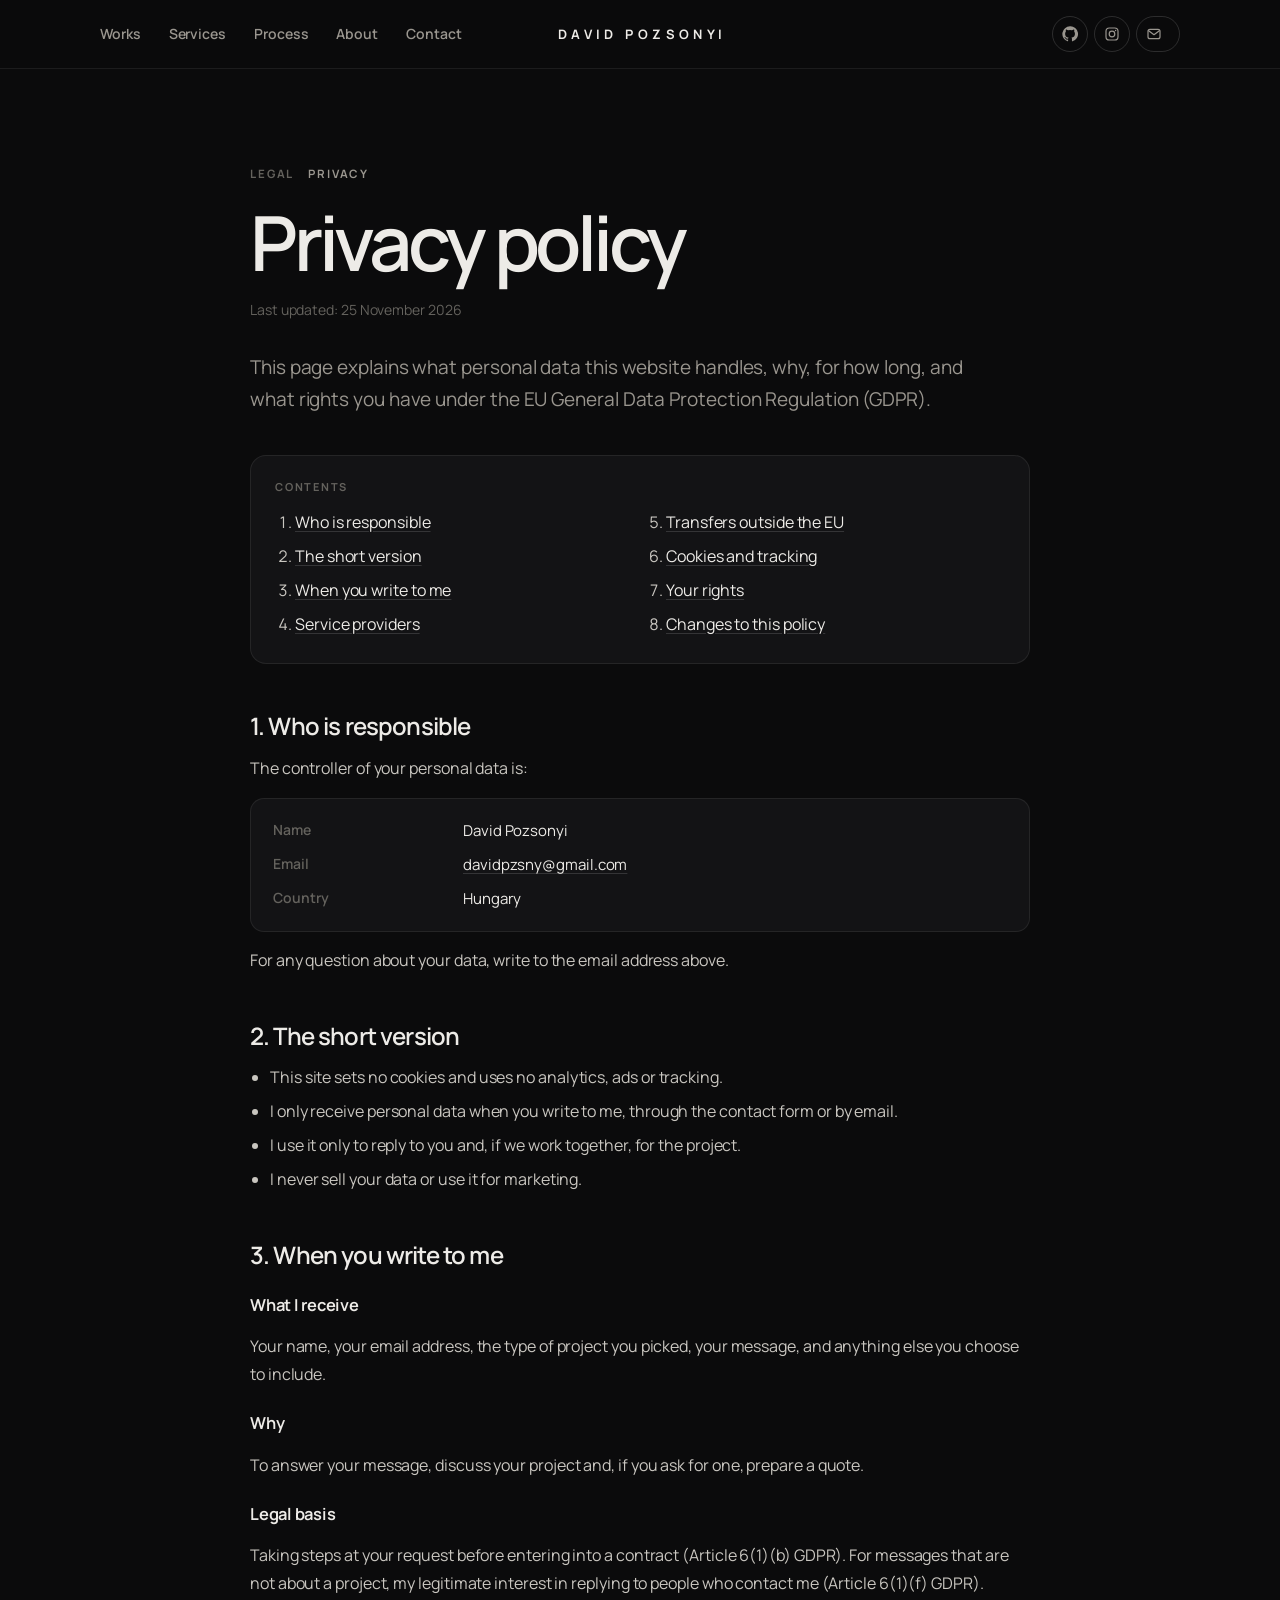
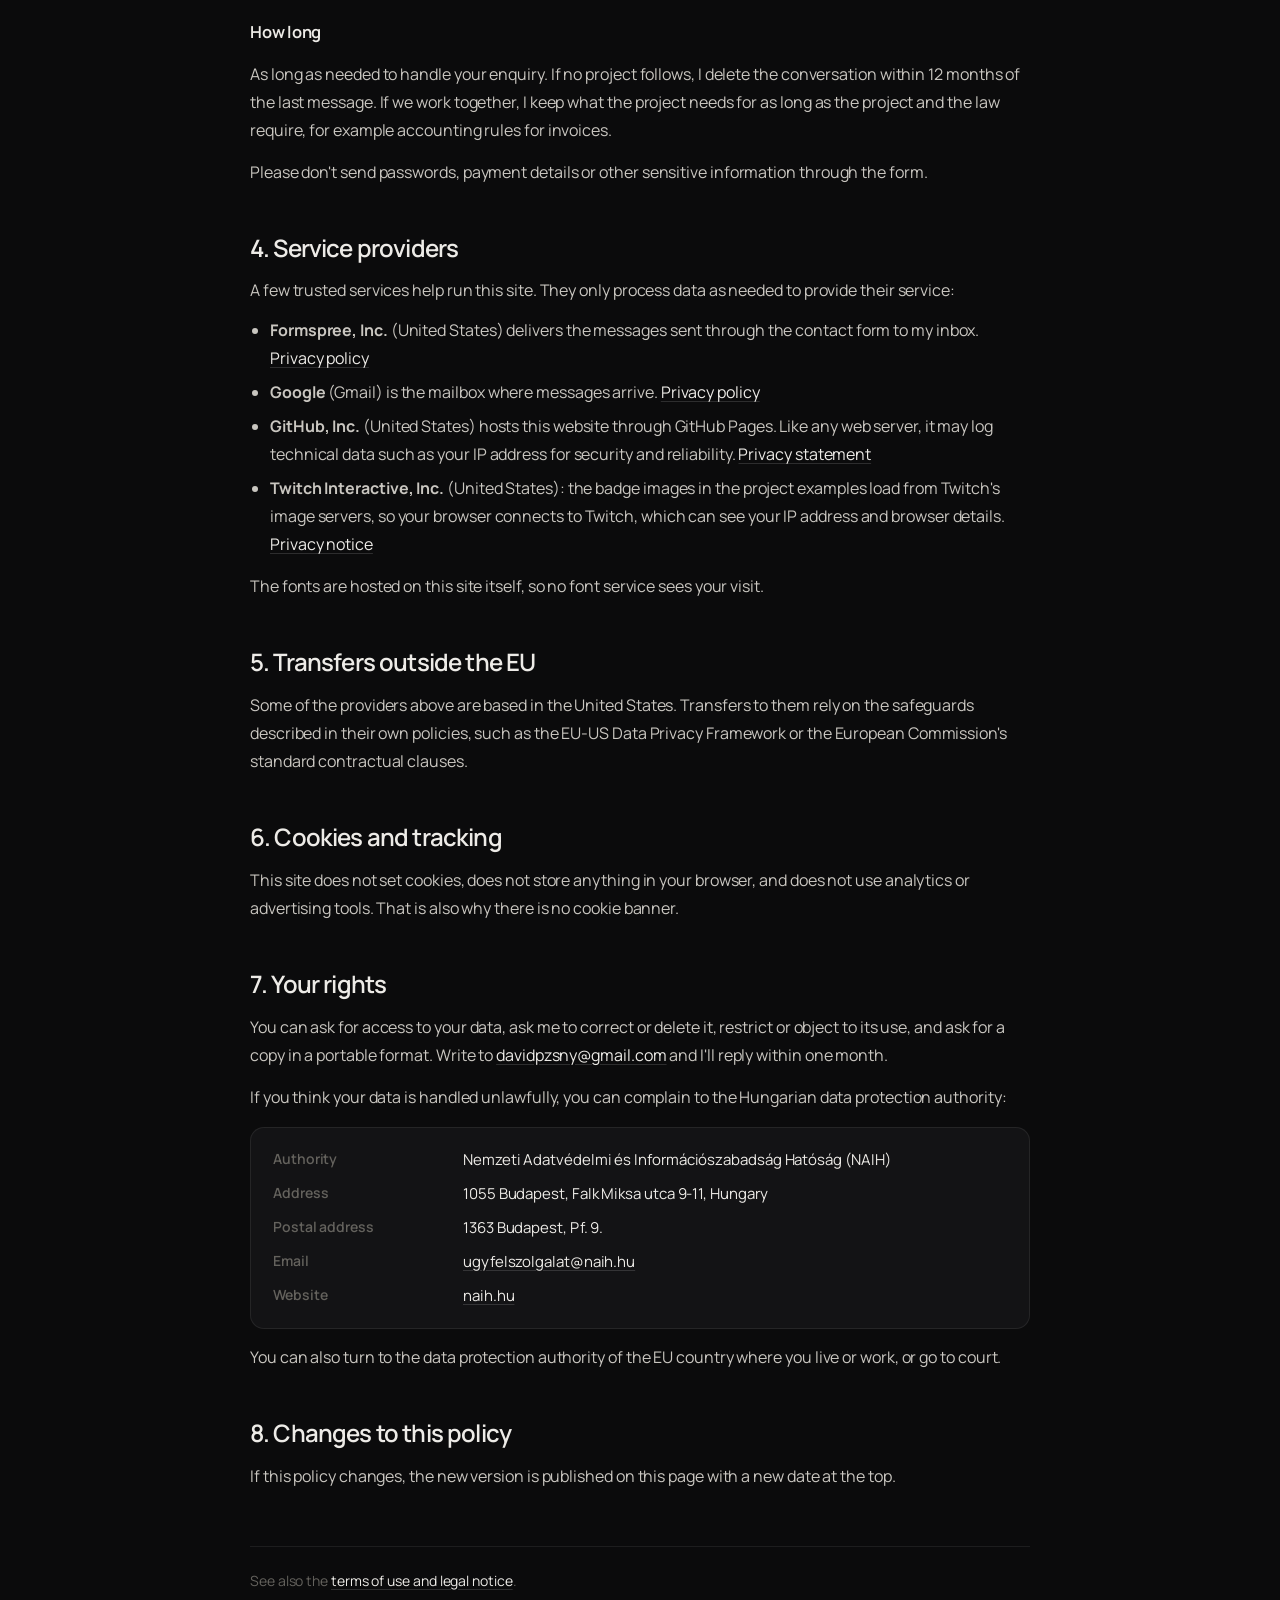
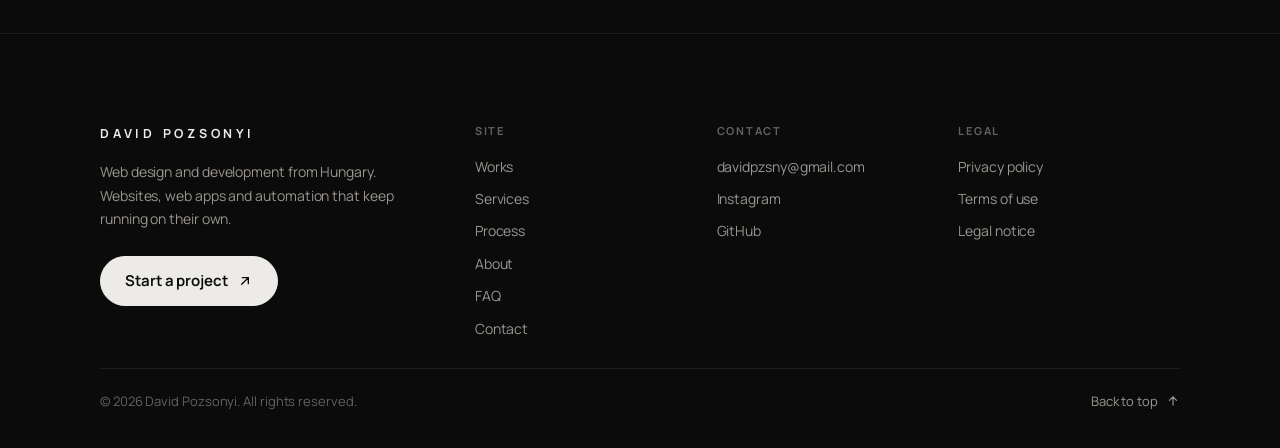
<file: privacy.html>
<!doctype html>
<html lang="en" id="top">
<head>
<meta charset="utf-8">
<meta name="viewport" content="width=device-width, initial-scale=1">
<title>Privacy policy · David Pozsonyi</title>
<meta name="description" content="How the website of David Pozsonyi handles personal data: what is collected, why, for how long, and your rights.">
<meta name="theme-color" content="#0B0B0C">
<link rel="canonical" href="https://davidpzsny.github.io/davidpzsny/privacy.html">
<link rel="icon" href="favicon.svg" type="image/svg+xml">
<link rel="apple-touch-icon" href="assets/apple-touch-icon.png">
<link rel="preload" href="assets/fonts/manrope-latin-wght-normal.woff2" as="font" type="font/woff2" crossorigin>
<link rel="stylesheet" href="assets/style.css">
</head>
<body>
<a class="skip" href="#main">Skip to content</a>

<header class="top">
  <div class="wrap">
    <nav aria-label="Main">
      <a href="./#work">Works</a>
      <a href="./#services">Services</a>
      <a href="./#process">Process</a>
      <a href="./#about">About</a>
      <a href="./#contact">Contact</a>
    </nav>
    <button class="menu-btn" type="button" aria-expanded="false" aria-controls="sheet" aria-label="Open menu"><i></i><i></i></button>
    <a class="name" href="./">David Pozsonyi</a>
    <div class="socials">
      <a class="ico" href="https://github.com/davidpzsny" target="_blank" rel="noopener" aria-label="GitHub" data-tip="GitHub"><svg viewBox="0 0 24 24" fill="currentColor" aria-hidden="true"><path d="M12 .5a11.5 11.5 0 0 0-3.64 22.41c.58.1.79-.25.79-.56v-2c-3.2.7-3.88-1.37-3.88-1.37-.53-1.33-1.28-1.69-1.28-1.69-1.05-.71.08-.7.08-.7 1.16.08 1.77 1.19 1.77 1.19 1.03 1.77 2.7 1.26 3.36.96.1-.75.4-1.26.73-1.55-2.55-.29-5.24-1.28-5.24-5.69 0-1.26.45-2.29 1.19-3.09-.12-.29-.52-1.46.11-3.05 0 0 .97-.31 3.17 1.18a11 11 0 0 1 5.78 0c2.2-1.49 3.17-1.18 3.17-1.18.63 1.59.23 2.76.11 3.05.74.8 1.19 1.83 1.19 3.09 0 4.42-2.69 5.39-5.26 5.68.41.36.78 1.06.78 2.14v3.17c0 .31.21.67.8.56A11.5 11.5 0 0 0 12 .5z"/></svg></a>
      <a class="ico" href="https://instagram.com/davidpzsny" target="_blank" rel="noopener" aria-label="Instagram @davidpzsny" data-tip="@davidpzsny"><svg viewBox="0 0 24 24" fill="none" stroke="currentColor" stroke-width="1.8" aria-hidden="true"><rect x="3" y="3" width="18" height="18" rx="5"/><circle cx="12" cy="12" r="4.2"/><circle cx="17.4" cy="6.6" r="1.1" fill="currentColor" stroke="none"/></svg></a>
      <a class="ico mail" href="mailto:davidpzsny@gmail.com" aria-label="Email davidpzsny@gmail.com"><svg viewBox="0 0 24 24" fill="none" stroke="currentColor" stroke-width="1.8" stroke-linecap="round" stroke-linejoin="round" aria-hidden="true"><rect x="3" y="5" width="18" height="14" rx="3"/><path d="m4 7 8 6 8-6"/></svg><span>davidpzsny@gmail.com</span></a>
    </div>
  </div>
  </header>

<!-- menu on phones -->
<div class="sheet" id="sheet" hidden>
  <nav class="wrap" aria-label="Menu">
    <a href="./#work"><i>01</i>Works</a>
    <a href="./#services"><i>02</i>Services</a>
    <a href="./#process"><i>03</i>Process</a>
    <a href="./#about"><i>04</i>About</a>
    <a href="./#faq"><i>05</i>FAQ</a>
    <a href="./#contact"><i>06</i>Contact</a>
  </nav>
  <div class="wrap sheet-foot">
    <a href="mailto:davidpzsny@gmail.com">davidpzsny@gmail.com</a>
    <span><a href="https://instagram.com/davidpzsny" target="_blank" rel="noopener">Instagram</a><a href="https://github.com/davidpzsny" target="_blank" rel="noopener">GitHub</a></span>
  </div>
</div>

<main id="main">
  <article class="doc">
    <div class="wrap">
      <p class="label"><i>Legal</i>Privacy</p>
      <h1>Privacy policy</h1>
      <p class="updated">Last updated: 25 November 2026</p>
      <p class="intro">This page explains what personal data this website handles, why, for how long, and what rights you have under the EU General Data Protection Regulation (GDPR).</p>
      <nav class="toc" aria-label="Contents"><b>Contents</b><ol><li><a href="#controller">Who is responsible</a></li><li><a href="#short">The short version</a></li><li><a href="#contact">When you write to me</a></li><li><a href="#providers">Service providers</a></li><li><a href="#transfers">Transfers outside the EU</a></li><li><a href="#cookies">Cookies and tracking</a></li><li><a href="#rights">Your rights</a></li><li><a href="#changes">Changes to this policy</a></li></ol></nav>

      <section id="controller">
        <h2>1. Who is responsible</h2>
        <p>The controller of your personal data is:</p>
        <dl><dt>Name</dt><dd>David Pozsonyi</dd><dt>Email</dt><dd><a href="mailto:davidpzsny@gmail.com">davidpzsny@gmail.com</a></dd><dt>Country</dt><dd>Hungary</dd></dl>
        <p>For any question about your data, write to the email address above.</p>
      </section>

      <section id="short">
        <h2>2. The short version</h2>
        <ul>
          <li>This site sets no cookies and uses no analytics, ads or tracking.</li>
          <li>I only receive personal data when you write to me, through the contact form or by email.</li>
          <li>I use it only to reply to you and, if we work together, for the project.</li>
          <li>I never sell your data or use it for marketing.</li>
        </ul>
      </section>

      <section id="contact">
        <h2>3. When you write to me</h2>
        <h3>What I receive</h3>
        <p>Your name, your email address, the type of project you picked, your message, and anything else you choose to include.</p>
        <h3>Why</h3>
        <p>To answer your message, discuss your project and, if you ask for one, prepare a quote.</p>
        <h3>Legal basis</h3>
        <p>Taking steps at your request before entering into a contract (Article 6(1)(b) GDPR). For messages that are not about a project, my legitimate interest in replying to people who contact me (Article 6(1)(f) GDPR).</p>
        <h3>How long</h3>
        <p>As long as needed to handle your enquiry. If no project follows, I delete the conversation within 12 months of the last message. If we work together, I keep what the project needs for as long as the project and the law require, for example accounting rules for invoices.</p>
        <p>Please don't send passwords, payment details or other sensitive information through the form.</p>
      </section>

      <section id="providers">
        <h2>4. Service providers</h2>
        <p>A few trusted services help run this site. They only process data as needed to provide their service:</p>
        <ul>
          <li><b>Formspree, Inc.</b> (United States) delivers the messages sent through the contact form to my inbox. <a href="https://formspree.io/legal/privacy-policy/" target="_blank" rel="noopener">Privacy policy</a></li>
          <li><b>Google</b> (Gmail) is the mailbox where messages arrive. <a href="https://policies.google.com/privacy" target="_blank" rel="noopener">Privacy policy</a></li>
          <li><b>GitHub, Inc.</b> (United States) hosts this website through GitHub Pages. Like any web server, it may log technical data such as your IP address for security and reliability. <a href="https://docs.github.com/en/site-policy/privacy-policies/github-general-privacy-statement" target="_blank" rel="noopener">Privacy statement</a></li>
          <li><b>Twitch Interactive, Inc.</b> (United States): the badge images in the project examples load from Twitch's image servers, so your browser connects to Twitch, which can see your IP address and browser details. <a href="https://www.twitch.tv/p/legal/privacy-notice/" target="_blank" rel="noopener">Privacy notice</a></li>
        </ul>
        <p>The fonts are hosted on this site itself, so no font service sees your visit.</p>
      </section>

      <section id="transfers">
        <h2>5. Transfers outside the EU</h2>
        <p>Some of the providers above are based in the United States. Transfers to them rely on the safeguards described in their own policies, such as the EU-US Data Privacy Framework or the European Commission's standard contractual clauses.</p>
      </section>

      <section id="cookies">
        <h2>6. Cookies and tracking</h2>
        <p>This site does not set cookies, does not store anything in your browser, and does not use analytics or advertising tools. That is also why there is no cookie banner.</p>
      </section>

      <section id="rights">
        <h2>7. Your rights</h2>
        <p>You can ask for access to your data, ask me to correct or delete it, restrict or object to its use, and ask for a copy in a portable format. Write to <a href="mailto:davidpzsny@gmail.com">davidpzsny@gmail.com</a> and I'll reply within one month.</p>
        <p>If you think your data is handled unlawfully, you can complain to the Hungarian data protection authority:</p>
        <dl><dt>Authority</dt><dd>Nemzeti Adatvédelmi és Információszabadság Hatóság (NAIH)</dd><dt>Address</dt><dd>1055 Budapest, Falk Miksa utca 9-11, Hungary</dd><dt>Postal address</dt><dd>1363 Budapest, Pf. 9.</dd><dt>Email</dt><dd><a href="mailto:ugyfelszolgalat@naih.hu">ugyfelszolgalat@naih.hu</a></dd><dt>Website</dt><dd><a href="https://naih.hu" target="_blank" rel="noopener">naih.hu</a></dd></dl>
        <p>You can also turn to the data protection authority of the EU country where you live or work, or go to court.</p>
      </section>

      <section id="changes">
        <h2>8. Changes to this policy</h2>
        <p>If this policy changes, the new version is published on this page with a new date at the top.</p>
      </section>

      <p class="note">See also the <a href="terms.html">terms of use and legal notice</a>.</p>
    </div>
  </article>
</main>

<footer class="foot">
  <div class="wrap foot-grid">
    <div class="foot-brand">
      <a class="foot-name" href="./">David Pozsonyi</a>
      <p>Web design and development from Hungary. Websites, web apps and automation that keep running on their own.</p>
      <a class="btn mag foot-cta" href="./#contact">Start a project <svg viewBox="0 0 24 24" fill="none" stroke="currentColor" stroke-width="2" stroke-linecap="round" aria-hidden="true"><path d="M7 17 17 7M8 7h9v9"/></svg></a>
    </div>
    <nav class="foot-col" aria-label="Site">
      <h4>Site</h4>
      <a href="./#work">Works</a><a href="./#services">Services</a><a href="./#process">Process</a><a href="./#about">About</a><a href="./#faq">FAQ</a><a href="./#contact">Contact</a>
    </nav>
    <div class="foot-col">
      <h4>Contact</h4>
      <a href="mailto:davidpzsny@gmail.com">davidpzsny@gmail.com</a>
      <a href="https://instagram.com/davidpzsny" target="_blank" rel="noopener">Instagram</a>
      <a href="https://github.com/davidpzsny" target="_blank" rel="noopener">GitHub</a>
    </div>
    <nav class="foot-col" aria-label="Legal">
      <h4>Legal</h4>
      <a href="privacy.html">Privacy policy</a><a href="terms.html">Terms of use</a><a href="terms.html#legal-notice">Legal notice</a>
    </nav>
  </div>
  <div class="wrap"><div class="foot-row">
    <span>© 2026 David Pozsonyi. All rights reserved.</span>
    <a class="to-top" href="#top">Back to top <svg viewBox="0 0 24 24" fill="none" stroke="currentColor" stroke-width="2" stroke-linecap="round" aria-hidden="true"><path d="M12 19V5M6 11l6-6 6 6"/></svg></a>
  </div></div>
</footer>
<script src="assets/site.js" defer></script>
</body>
</html>
</file>
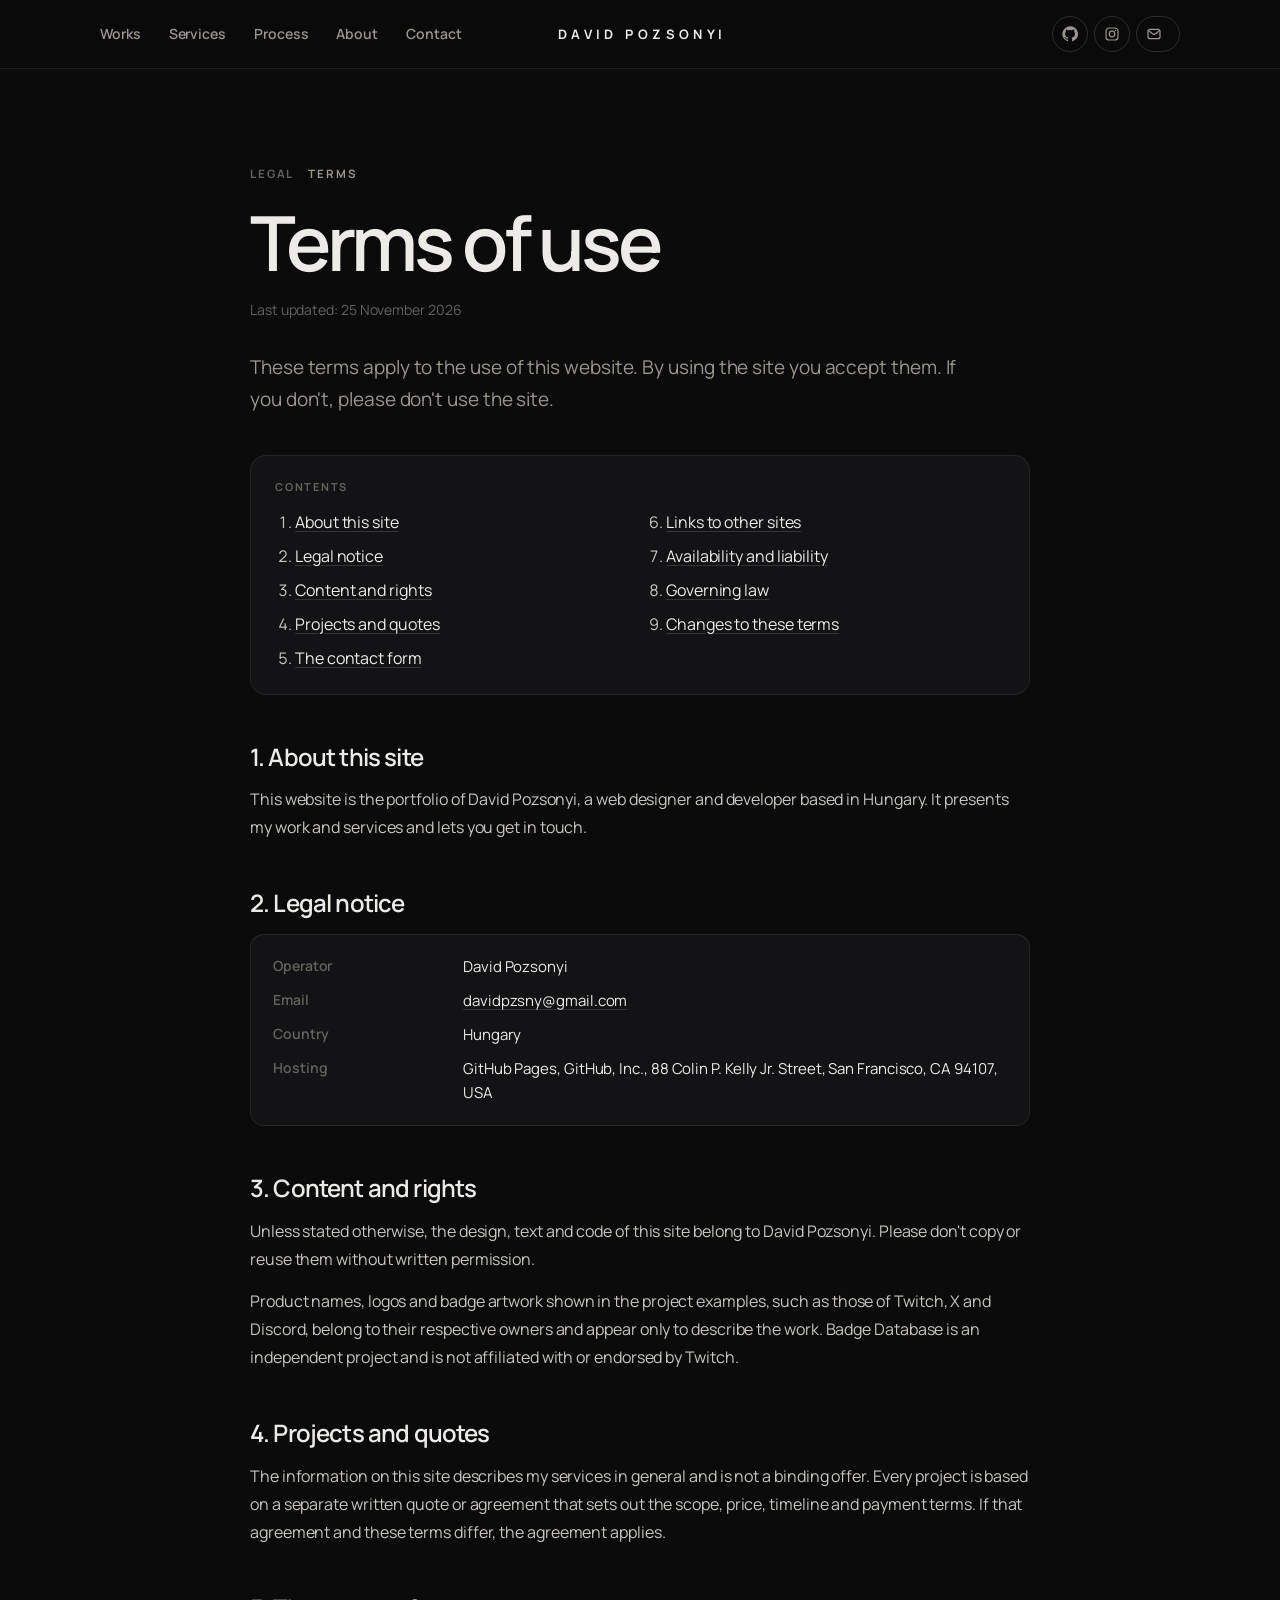
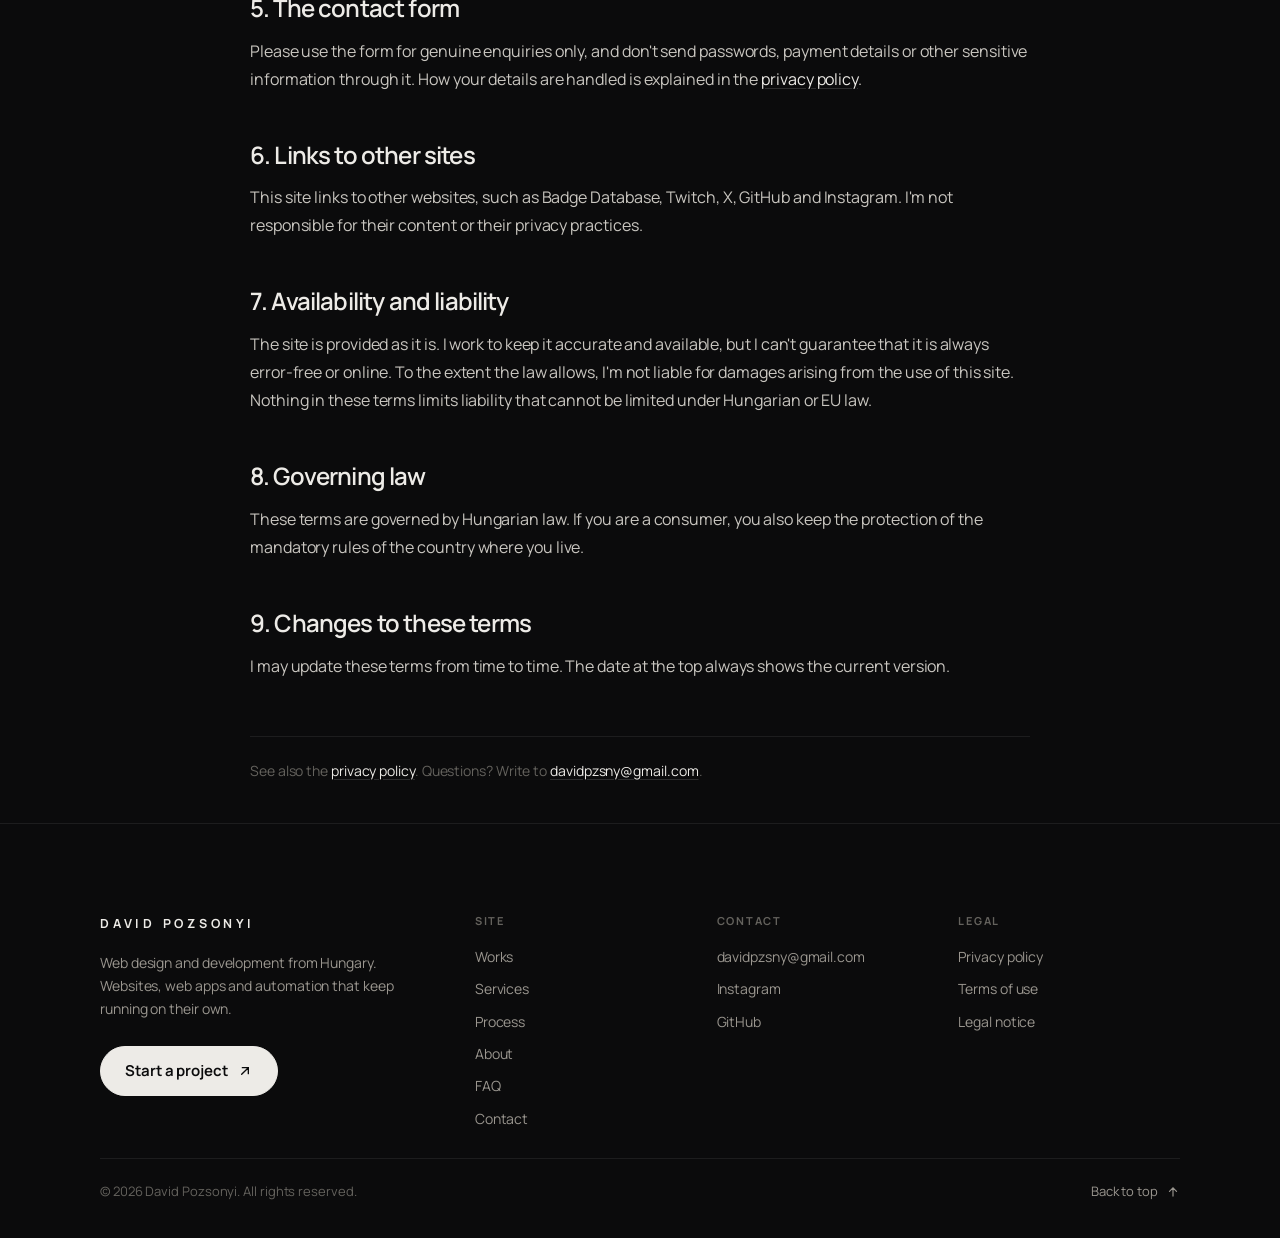
<file: terms.html>
<!doctype html>
<html lang="en" id="top">
<head>
<meta charset="utf-8">
<meta name="viewport" content="width=device-width, initial-scale=1">
<title>Terms of use · David Pozsonyi</title>
<meta name="description" content="Terms of use and legal notice for the website of David Pozsonyi.">
<meta name="theme-color" content="#0B0B0C">
<link rel="canonical" href="https://davidpzsny.github.io/davidpzsny/terms.html">
<link rel="icon" href="favicon.svg" type="image/svg+xml">
<link rel="apple-touch-icon" href="assets/apple-touch-icon.png">
<link rel="preload" href="assets/fonts/manrope-latin-wght-normal.woff2" as="font" type="font/woff2" crossorigin>
<link rel="stylesheet" href="assets/style.css">
</head>
<body>
<a class="skip" href="#main">Skip to content</a>

<header class="top">
  <div class="wrap">
    <nav aria-label="Main">
      <a href="./#work">Works</a>
      <a href="./#services">Services</a>
      <a href="./#process">Process</a>
      <a href="./#about">About</a>
      <a href="./#contact">Contact</a>
    </nav>
    <button class="menu-btn" type="button" aria-expanded="false" aria-controls="sheet" aria-label="Open menu"><i></i><i></i></button>
    <a class="name" href="./">David Pozsonyi</a>
    <div class="socials">
      <a class="ico" href="https://github.com/davidpzsny" target="_blank" rel="noopener" aria-label="GitHub" data-tip="GitHub"><svg viewBox="0 0 24 24" fill="currentColor" aria-hidden="true"><path d="M12 .5a11.5 11.5 0 0 0-3.64 22.41c.58.1.79-.25.79-.56v-2c-3.2.7-3.88-1.37-3.88-1.37-.53-1.33-1.28-1.69-1.28-1.69-1.05-.71.08-.7.08-.7 1.16.08 1.77 1.19 1.77 1.19 1.03 1.77 2.7 1.26 3.36.96.1-.75.4-1.26.73-1.55-2.55-.29-5.24-1.28-5.24-5.69 0-1.26.45-2.29 1.19-3.09-.12-.29-.52-1.46.11-3.05 0 0 .97-.31 3.17 1.18a11 11 0 0 1 5.78 0c2.2-1.49 3.17-1.18 3.17-1.18.63 1.59.23 2.76.11 3.05.74.8 1.19 1.83 1.19 3.09 0 4.42-2.69 5.39-5.26 5.68.41.36.78 1.06.78 2.14v3.17c0 .31.21.67.8.56A11.5 11.5 0 0 0 12 .5z"/></svg></a>
      <a class="ico" href="https://instagram.com/davidpzsny" target="_blank" rel="noopener" aria-label="Instagram @davidpzsny" data-tip="@davidpzsny"><svg viewBox="0 0 24 24" fill="none" stroke="currentColor" stroke-width="1.8" aria-hidden="true"><rect x="3" y="3" width="18" height="18" rx="5"/><circle cx="12" cy="12" r="4.2"/><circle cx="17.4" cy="6.6" r="1.1" fill="currentColor" stroke="none"/></svg></a>
      <a class="ico mail" href="mailto:davidpzsny@gmail.com" aria-label="Email davidpzsny@gmail.com"><svg viewBox="0 0 24 24" fill="none" stroke="currentColor" stroke-width="1.8" stroke-linecap="round" stroke-linejoin="round" aria-hidden="true"><rect x="3" y="5" width="18" height="14" rx="3"/><path d="m4 7 8 6 8-6"/></svg><span>davidpzsny@gmail.com</span></a>
    </div>
  </div>
  </header>

<!-- menu on phones -->
<div class="sheet" id="sheet" hidden>
  <nav class="wrap" aria-label="Menu">
    <a href="./#work"><i>01</i>Works</a>
    <a href="./#services"><i>02</i>Services</a>
    <a href="./#process"><i>03</i>Process</a>
    <a href="./#about"><i>04</i>About</a>
    <a href="./#faq"><i>05</i>FAQ</a>
    <a href="./#contact"><i>06</i>Contact</a>
  </nav>
  <div class="wrap sheet-foot">
    <a href="mailto:davidpzsny@gmail.com">davidpzsny@gmail.com</a>
    <span><a href="https://instagram.com/davidpzsny" target="_blank" rel="noopener">Instagram</a><a href="https://github.com/davidpzsny" target="_blank" rel="noopener">GitHub</a></span>
  </div>
</div>

<main id="main">
  <article class="doc">
    <div class="wrap">
      <p class="label"><i>Legal</i>Terms</p>
      <h1>Terms of use</h1>
      <p class="updated">Last updated: 25 November 2026</p>
      <p class="intro">These terms apply to the use of this website. By using the site you accept them. If you don't, please don't use the site.</p>
      <nav class="toc" aria-label="Contents"><b>Contents</b><ol><li><a href="#about">About this site</a></li><li><a href="#legal-notice">Legal notice</a></li><li><a href="#content">Content and rights</a></li><li><a href="#projects">Projects and quotes</a></li><li><a href="#form">The contact form</a></li><li><a href="#links">Links to other sites</a></li><li><a href="#liability">Availability and liability</a></li><li><a href="#law">Governing law</a></li><li><a href="#changes">Changes to these terms</a></li></ol></nav>

      <section id="about">
        <h2>1. About this site</h2>
        <p>This website is the portfolio of David Pozsonyi, a web designer and developer based in Hungary. It presents my work and services and lets you get in touch.</p>
      </section>

      <section id="legal-notice">
        <h2>2. Legal notice</h2>
        <dl>
          <dt>Operator</dt><dd>David Pozsonyi</dd>
          <dt>Email</dt><dd><a href="mailto:davidpzsny@gmail.com">davidpzsny@gmail.com</a></dd>
          <dt>Country</dt><dd>Hungary</dd>
          <dt>Hosting</dt><dd>GitHub Pages, GitHub, Inc., 88 Colin P. Kelly Jr. Street, San Francisco, CA 94107, USA</dd>
        </dl>
      </section>

      <section id="content">
        <h2>3. Content and rights</h2>
        <p>Unless stated otherwise, the design, text and code of this site belong to David Pozsonyi. Please don't copy or reuse them without written permission.</p>
        <p>Product names, logos and badge artwork shown in the project examples, such as those of Twitch, X and Discord, belong to their respective owners and appear only to describe the work. Badge Database is an independent project and is not affiliated with or endorsed by Twitch.</p>
      </section>

      <section id="projects">
        <h2>4. Projects and quotes</h2>
        <p>The information on this site describes my services in general and is not a binding offer. Every project is based on a separate written quote or agreement that sets out the scope, price, timeline and payment terms. If that agreement and these terms differ, the agreement applies.</p>
      </section>

      <section id="form">
        <h2>5. The contact form</h2>
        <p>Please use the form for genuine enquiries only, and don't send passwords, payment details or other sensitive information through it. How your details are handled is explained in the <a href="privacy.html">privacy policy</a>.</p>
      </section>

      <section id="links">
        <h2>6. Links to other sites</h2>
        <p>This site links to other websites, such as Badge Database, Twitch, X, GitHub and Instagram. I'm not responsible for their content or their privacy practices.</p>
      </section>

      <section id="liability">
        <h2>7. Availability and liability</h2>
        <p>The site is provided as it is. I work to keep it accurate and available, but I can't guarantee that it is always error-free or online. To the extent the law allows, I'm not liable for damages arising from the use of this site. Nothing in these terms limits liability that cannot be limited under Hungarian or EU law.</p>
      </section>

      <section id="law">
        <h2>8. Governing law</h2>
        <p>These terms are governed by Hungarian law. If you are a consumer, you also keep the protection of the mandatory rules of the country where you live.</p>
      </section>

      <section id="changes">
        <h2>9. Changes to these terms</h2>
        <p>I may update these terms from time to time. The date at the top always shows the current version.</p>
      </section>

      <p class="note">See also the <a href="privacy.html">privacy policy</a>. Questions? Write to <a href="mailto:davidpzsny@gmail.com">davidpzsny@gmail.com</a>.</p>
    </div>
  </article>
</main>

<footer class="foot">
  <div class="wrap foot-grid">
    <div class="foot-brand">
      <a class="foot-name" href="./">David Pozsonyi</a>
      <p>Web design and development from Hungary. Websites, web apps and automation that keep running on their own.</p>
      <a class="btn mag foot-cta" href="./#contact">Start a project <svg viewBox="0 0 24 24" fill="none" stroke="currentColor" stroke-width="2" stroke-linecap="round" aria-hidden="true"><path d="M7 17 17 7M8 7h9v9"/></svg></a>
    </div>
    <nav class="foot-col" aria-label="Site">
      <h4>Site</h4>
      <a href="./#work">Works</a><a href="./#services">Services</a><a href="./#process">Process</a><a href="./#about">About</a><a href="./#faq">FAQ</a><a href="./#contact">Contact</a>
    </nav>
    <div class="foot-col">
      <h4>Contact</h4>
      <a href="mailto:davidpzsny@gmail.com">davidpzsny@gmail.com</a>
      <a href="https://instagram.com/davidpzsny" target="_blank" rel="noopener">Instagram</a>
      <a href="https://github.com/davidpzsny" target="_blank" rel="noopener">GitHub</a>
    </div>
    <nav class="foot-col" aria-label="Legal">
      <h4>Legal</h4>
      <a href="privacy.html">Privacy policy</a><a href="terms.html">Terms of use</a><a href="terms.html#legal-notice">Legal notice</a>
    </nav>
  </div>
  <div class="wrap"><div class="foot-row">
    <span>© 2026 David Pozsonyi. All rights reserved.</span>
    <a class="to-top" href="#top">Back to top <svg viewBox="0 0 24 24" fill="none" stroke="currentColor" stroke-width="2" stroke-linecap="round" aria-hidden="true"><path d="M12 19V5M6 11l6-6 6 6"/></svg></a>
  </div></div>
</footer>
<script src="assets/site.js" defer></script>
</body>
</html>
</file>
<file: assets/style.css>
/* Manrope (SIL Open Font License, see /assets/fonts/OFL.txt), served from this site */
@font-face{font-family:'Manrope';font-style:normal;font-display:swap;font-weight:200 800;
  src:url(fonts/manrope-latin-wght-normal.woff2) format('woff2');
  unicode-range:U+0000-00FF,U+0131,U+0152-0153,U+02BB-02BC,U+02C6,U+02DA,U+02DC,U+0304,U+0308,U+0329,U+2000-206F,U+20AC,U+2122,U+2191,U+2193,U+2212,U+2215,U+FEFF,U+FFFD}
@font-face{font-family:'Manrope';font-style:normal;font-display:swap;font-weight:200 800;
  src:url(fonts/manrope-latin-ext-wght-normal.woff2) format('woff2');
  unicode-range:U+0100-02BA,U+02BD-02C5,U+02C7-02CC,U+02CE-02D7,U+02DD-02FF,U+0304,U+0308,U+0329,U+1D00-1DBF,U+1E00-1E9F,U+1EF2-1EFF,U+2020,U+20A0-20AB,U+20AD-20C0,U+2113,U+2C60-2C7F,U+A720-A7FF}

:root{
  --bg:#0B0B0C; --bg-2:#0F0F11; --panel:#131315; --panel-2:#19191C;
  --line:rgba(255,255,255,.075); --line-2:rgba(255,255,255,.14);
  --text:#EDEBE7; --muted:#9A968F; --dim:#64625D;
  --purple:#8B5CF6; --purple-2:#A78BFA; --mint:#86C9A3; --amber:#D9B46C;
  --font:'Manrope',ui-sans-serif,system-ui,-apple-system,'Segoe UI',Roboto,sans-serif;
  --wrap:1160px;
  color-scheme:dark;
}
*{box-sizing:border-box;margin:0;padding:0}
html{scroll-behavior:smooth;-webkit-text-size-adjust:100%}
body{background:var(--bg);color:var(--text);font-family:var(--font);font-size:16px;line-height:1.6;-webkit-font-smoothing:antialiased;letter-spacing:-.005em}
a{color:inherit;text-decoration:none}
img{display:block;max-width:100%}
::selection{background:rgba(139,92,246,.35)}
:focus-visible{outline:2px solid var(--purple-2);outline-offset:3px;border-radius:6px}
.skip{position:absolute;left:-999px}.skip:focus{left:16px;top:16px;z-index:99;background:var(--text);color:var(--bg);padding:8px 14px;border-radius:999px}
.wrap{max-width:var(--wrap);margin:0 auto;padding:0 40px}

/* ---------- header ---------- */
.top{position:sticky;top:0;z-index:20;border-bottom:1px solid var(--line);background:color-mix(in srgb,var(--bg) 84%,transparent);
  -webkit-backdrop-filter:saturate(1.3) blur(16px);backdrop-filter:saturate(1.3) blur(16px)}
.top .wrap{display:flex;align-items:center;gap:28px;height:68px}
.name{font-weight:700;font-size:16px;letter-spacing:-.025em}
.top nav{display:flex;gap:4px;margin-left:auto}
.top nav a{padding:8px 12px;font-size:14px;font-weight:600;color:var(--muted);transition:color .15s}
.top nav a:hover{color:var(--text)}
.pill-link{display:inline-flex;align-items:center;gap:8px;padding:8px 16px;border-radius:999px;border:1px solid var(--line-2);font-size:14px;font-weight:600;transition:border-color .15s}
.pill-link:hover{border-color:var(--text)}
.pill-link svg{width:16px;height:16px}

/* ---------- type & buttons ---------- */
.eyebrow{display:inline-flex;align-items:center;gap:10px;font-size:11.5px;font-weight:700;letter-spacing:.16em;text-transform:uppercase;color:var(--muted)}
.dot{width:7px;height:7px;border-radius:50%;background:var(--mint)}
h1{font-size:clamp(42px,6vw,76px);font-weight:600;letter-spacing:-.055em;line-height:.98}
h1 .mute{color:var(--muted)}
h2{font-size:clamp(32px,4vw,48px);font-weight:600;letter-spacing:-.05em;line-height:1.02}
h3{font-size:17px;font-weight:650;letter-spacing:-.015em}
.lead{font-size:18px;color:var(--muted);max-width:56ch;line-height:1.65}
.lead b{color:var(--text);font-weight:600}
.btn{display:inline-flex;align-items:center;gap:9px;padding:12px 24px;border-radius:999px;font-weight:650;font-size:15px;border:1px solid var(--text);background:var(--text);color:var(--bg);transition:background .15s,color .15s,border-color .15s}
.btn:hover{background:transparent;color:var(--text)}
.btn.ghost{background:transparent;color:var(--text);border-color:var(--line-2)}
.btn.ghost:hover{border-color:var(--text)}
.btn svg{width:16px;height:16px}
.label{display:flex;align-items:baseline;gap:14px;font-size:11.5px;font-weight:700;letter-spacing:.16em;text-transform:uppercase;color:var(--muted)}
.label i{font-style:normal;color:var(--dim);font-variant-numeric:tabular-nums}

/* ---------- hero ---------- */
.hero{padding:132px 0 112px}
.hero .eyebrow{margin-bottom:30px}
.hero .lead{margin-top:30px}
.cta{display:flex;flex-wrap:wrap;gap:12px;margin-top:40px}

/* ---------- sections ---------- */
section{scroll-margin-top:84px}
.sec{padding:96px 0;border-top:1px solid var(--line)}
.sec-head{display:grid;grid-template-columns:220px minmax(0,1fr);gap:40px;align-items:start}

/* ---------- project ---------- */
.proj-head{display:grid;grid-template-columns:minmax(0,1fr) auto;gap:clamp(26px,3.2vw,44px) 40px;align-items:end;margin-top:40px}
.proj-title{grid-column:1/-1;display:flex;align-items:center;gap:.22em;font-size:clamp(38px,7.6vw,112px)}
.proj-title .mark{width:.98em;height:.98em}
.proj-title .m-ring{stroke-width:60}
.proj-head .lead{margin-top:0}
.meta{display:grid;grid-template-columns:auto auto;gap:6px 22px;font-size:14px;white-space:nowrap}
.meta dt{color:var(--dim);font-weight:600}.meta dd{color:var(--text);font-weight:600}

/* product visual: a small, faithful replica of the site (badge images load live from Twitch) */
.shot{margin-top:56px;border-radius:18px;border:1px solid var(--line-2);background:var(--bg-2);overflow:hidden;box-shadow:0 40px 100px -50px rgba(0,0,0,.9)}
.chrome{display:flex;align-items:center;gap:8px;height:40px;padding:0 16px;border-bottom:1px solid var(--line);background:var(--panel)}
.chrome i{width:10px;height:10px;border-radius:50%;background:rgba(255,255,255,.12)}
.chrome span{margin:0 auto;padding:4px 14px;border-radius:999px;background:rgba(255,255,255,.05);font-size:12px;color:var(--muted);font-weight:600}
.mini{padding:0 0 26px;font-size:12px}
.m-top{display:flex;align-items:center;gap:20px;height:46px;padding:0 26px;border-bottom:1px solid var(--line)}
.m-brand{display:flex;align-items:center;gap:8px;font-weight:700;font-size:13px;letter-spacing:-.02em}
.m-brand img{width:20px;height:20px}.m-brand em{font-style:normal;color:var(--purple-2)}
.m-nav{display:flex;gap:16px;color:var(--muted);font-weight:600}
.m-nav b{color:var(--text);font-weight:600;position:relative}
.m-nav b::after{content:"";position:absolute;left:0;right:0;bottom:-15px;height:2px;border-radius:2px;background:var(--purple)}
.m-body{padding:26px 26px 0}
.m-h{font-size:26px;font-weight:600;letter-spacing:-.045em;line-height:1}
.m-sub{color:var(--muted);margin-top:6px}
.m-stats{display:grid;grid-template-columns:repeat(4,minmax(0,1fr));margin-top:20px;border-top:1px solid var(--line);border-bottom:1px solid var(--line)}
.m-stats div{padding:12px 14px;border-left:1px solid var(--line)}.m-stats div:first-child{border-left:0;padding-left:0}
.m-stats small{display:flex;align-items:center;gap:6px;font-size:9px;font-weight:700;letter-spacing:.14em;text-transform:uppercase;color:var(--muted)}
.m-stats small i{width:5px;height:5px;border-radius:50%;background:var(--c,var(--mint))}
.m-stats b{display:block;font-size:26px;font-weight:300;letter-spacing:-.05em;margin-top:4px}
.sched{margin-top:20px;border:1px solid var(--line);border-radius:12px;overflow:hidden}
.s-head{display:flex;align-items:center;gap:10px;padding:10px 14px;border-bottom:1px solid var(--line);font-weight:650}
.s-head .tag{font-size:8.5px;font-weight:700;letter-spacing:.06em;text-transform:uppercase;color:var(--mint);border:1px solid currentColor;border-radius:999px;padding:1px 6px}
.s-head span:last-child{margin-left:auto;color:var(--muted);font-weight:600}
.s-days{display:grid;grid-template-columns:repeat(8,1fr);border-bottom:1px solid var(--line);color:var(--muted);font-weight:600;text-align:center}
.s-days span{padding:7px 0;border-left:1px solid var(--line)}.s-days span:first-child{border-left:0}
.s-days .today{color:var(--purple-2);background:rgba(139,92,246,.08)}
.s-rows{position:relative;padding:8px 0;background-image:linear-gradient(90deg,var(--line) 1px,transparent 1px);background-size:12.5% 100%}
.s-rows::after{content:"";position:absolute;top:0;bottom:0;left:calc(12.5% + 5.5%);width:1.5px;background:var(--purple)}
.bar{position:relative;display:flex;align-items:center;gap:4px;height:27px;margin:0 0 6px;padding:0 8px 0 4px;border-radius:7px;border:1px solid;font-weight:650;white-space:nowrap;overflow:hidden}
.bar img{width:19px;height:19px;flex:none}
.bar em{font-style:normal;margin-left:4px}
.bar small{margin-left:auto;color:var(--muted);font-weight:600;font-size:10px}
.bar.free{background:rgba(134,201,163,.13);border-color:rgba(134,201,163,.34)}
.bar.paid{background:rgba(139,92,246,.17);border-color:rgba(139,92,246,.42)}

/* numbers */
.nums{display:grid;grid-template-columns:repeat(3,minmax(0,1fr));margin-top:56px;border-top:1px solid var(--line);border-bottom:1px solid var(--line)}
.nums div{padding:28px 28px 26px;border-left:1px solid var(--line)}.nums div:nth-child(3n+1){border-left:0;padding-left:0}
.nums div:nth-child(n+4){border-top:1px solid var(--line)}
.nums b{display:block;font-size:52px;font-weight:300;letter-spacing:-.05em;line-height:.95}
.nums span{display:block;margin-top:12px;font-size:13px;color:var(--muted);line-height:1.45}

/* how it works */
.flow-wrap{margin-top:80px}
.flow{display:grid;grid-template-columns:repeat(4,minmax(0,1fr));gap:14px;margin-top:28px;position:relative}
.node{position:relative;padding:20px 20px 22px;border-radius:14px;border:1px solid var(--line);background:var(--panel)}
.node small{font-size:10.5px;font-weight:700;letter-spacing:.14em;text-transform:uppercase;color:var(--dim)}
.node b{display:block;margin-top:8px;font-size:15px;font-weight:650;letter-spacing:-.015em}
.node p{margin-top:6px;font-size:13.5px;color:var(--muted);line-height:1.55}
.node:not(:last-child)::after{content:"";position:absolute;right:-12px;top:50%;width:10px;height:10px;border-top:1.5px solid var(--dim);border-right:1.5px solid var(--dim);transform:translate(0,-50%) rotate(45deg);z-index:1}
.node.main{border-color:rgba(139,92,246,.45)}
.outs{display:grid;grid-template-columns:repeat(4,minmax(0,1fr));gap:14px;margin-top:14px}
.outs div{padding:14px 18px;border-radius:12px;border:1px dashed var(--line-2);font-size:13.5px;color:var(--muted)}
.outs b{color:var(--text);font-weight:650}

/* stack */
.stack{display:flex;flex-wrap:wrap;gap:8px;margin-top:24px}
.stack span{padding:7px 14px;border-radius:999px;border:1px solid var(--line-2);font-size:13.5px;font-weight:600;color:var(--text)}
.links{display:flex;flex-wrap:wrap;gap:12px;margin-top:56px}

/* about */
.about p + p{margin-top:18px}
.facts{display:grid;grid-template-columns:repeat(3,minmax(0,1fr));margin-top:48px;border-top:1px solid var(--line)}
.facts div{padding:22px 24px 4px 0}
.facts div + div{padding-left:24px;border-left:1px solid var(--line)}
.facts dt{font-size:10.5px;font-weight:700;letter-spacing:.14em;text-transform:uppercase;color:var(--dim)}
.facts dd{margin-top:10px;font-weight:600;line-height:1.5}
.facts dd span{display:block;color:var(--muted);font-weight:500;font-size:14px}

/* contact & footer */
.contact h2{max-width:18ch}
.contact .cta{margin-top:36px}
footer{border-top:1px solid var(--line);padding:30px 0 40px;font-size:13px;color:var(--dim)}
footer .wrap{display:flex;justify-content:space-between;gap:20px;flex-wrap:wrap}
footer a:hover{color:var(--text)}

/* ---------- phones & small screens ---------- */
@media (max-width:980px){
  .sec-head{grid-template-columns:1fr;gap:20px}
  .proj-head{grid-template-columns:1fr;gap:28px}
  .built{grid-template-columns:repeat(2,minmax(0,1fr))}
  .built article,.built article:not(:nth-child(3n+1)){padding:26px 24px 28px 0;border-left:0}
  .built article:nth-child(2n){padding-left:24px;border-left:1px solid var(--line)}
  .flow,.outs{grid-template-columns:repeat(2,minmax(0,1fr))}
  .node:nth-child(2)::after{display:none}
}
@media (max-width:720px){
  .wrap{padding:0 20px}
  .top nav a:not(:last-child){display:none}
  .top .pill-link span{display:none}
  .top .pill-link{padding:8px}
  .hero{padding:72px 0 72px}
  .lead{font-size:16.5px}
  .sec{padding:72px 0}
  .shot{margin-top:40px;border-radius:14px}
  .mini{font-size:11px}
  .m-top{padding:0 16px}.m-nav{display:none}
  .m-body{padding:18px 16px 0}
  .m-stats{grid-template-columns:repeat(2,minmax(0,1fr))}
  .m-stats div:nth-child(3){border-left:0;padding-left:0}
  .m-stats div:nth-child(n+3){border-top:1px solid var(--line)}
  .s-days{grid-template-columns:repeat(4,1fr)}.s-days span:nth-child(n+5){display:none}
  .s-rows{background-size:25% 100%}
  .s-rows::after{left:calc(25% + 11%)}
  .bar small{display:none}
  .bar{width:auto!important}
  .nums{grid-template-columns:repeat(2,minmax(0,1fr))}
  .nums div,.nums div:nth-child(3n+1){padding:22px 4px 20px 18px;border-left:1px solid var(--line)}
  .nums div:nth-child(odd){border-left:0;padding-left:0}
  .nums div:nth-child(n+3){border-top:1px solid var(--line)}
  .nums b{font-size:40px}
  .built{grid-template-columns:1fr}
  .built article,.built article:nth-child(2n),.built article:not(:nth-child(3n+1)){padding:24px 0 26px;border-left:0}
  .flow,.outs{grid-template-columns:1fr}
  .node:not(:last-child)::after{right:50%;top:auto;bottom:-12px;transform:translate(50%,0) rotate(135deg)}
  .node:nth-child(2)::after{display:block}
  .facts{grid-template-columns:1fr}
  .facts div + div{padding-left:0;border-left:0;border-top:1px solid var(--line)}
  .facts div{padding:18px 0 14px}
}
@media (prefers-reduced-motion:reduce){html{scroll-behavior:auto}}

/* ===================================================================================
   Showcase & motion
   =================================================================================== */
/* mini home inside the hero shot */
.m-hero{display:grid;grid-template-columns:minmax(0,1.2fr) minmax(0,.8fr);gap:22px;align-items:center}
.m-eyebrow{display:flex;align-items:center;gap:7px;font-size:9px;font-weight:700;letter-spacing:.16em;text-transform:uppercase;color:var(--muted)}
.m-eyebrow i{width:5px;height:5px;border-radius:50%;background:var(--mint)}
.m-hero .m-h{margin-top:10px;font-size:30px;line-height:.98}
.m-h span{color:var(--purple-2)}
.m-stream{border:1px solid var(--line);border-radius:10px;overflow:hidden;background:var(--panel)}
.m-stream-h{display:flex;align-items:center;gap:6px;padding:7px 10px;border-bottom:1px solid var(--line);font-weight:650;font-size:10.5px}
.m-stream-h i{width:5px;height:5px;border-radius:50%;background:var(--mint)}
.m-stream-h span{color:var(--muted);font-weight:500}
.m-stream-v{aspect-ratio:16/8;display:grid;place-items:center;background:radial-gradient(circle at 50% 45%,rgba(139,92,246,.18),transparent 65%),#0a0a0c}
.m-stream-v img{width:44px;height:44px}
.shot .m-stats{margin-top:16px}

/* schedule bars draw in from the left */
.bar{clip-path:inset(0 0 0 0);transition:clip-path 1s cubic-bezier(.2,.7,.2,1) var(--d,0ms)}
.js .shot.rv:not(.in) .bar,.js .screen:not(.on) .bar{clip-path:inset(0 100% 0 0)}

/* ---------- Projects heading, then the project with its logo ---------- */
.work{padding-top:120px}
.big{margin-top:22px;font-size:clamp(64px,11vw,168px);font-weight:600;letter-spacing:-.065em;line-height:.88}
/* Projects intro: scrolling flies through the "o" of the title and the work comes out of it */
.zoom-hint{display:none}
.zoom-portal .proj-head{margin-top:64px}
.anim .zoom{height:310vh}
.anim .zoom-pin{position:sticky;top:0;height:100vh;height:100svh;overflow:hidden}
.anim .zoom-title,.anim .zoom-portal{position:absolute;inset:0;display:flex;align-items:center}
.anim .zoom-title > .wrap,.anim .zoom-portal > .wrap{width:100%}
.anim .zoom-title{transform-origin:var(--ox,50%) var(--oy,50%)}
.anim .zoom-portal{background:radial-gradient(circle at var(--cx,50%) var(--cy,50%),rgba(139,92,246,var(--ga,.16)) 0,rgba(139,92,246,0) var(--gr,40vmax)),var(--bg);
  clip-path:ellipse(0 0 at 50% 50%)}
.anim .zoom-portal .proj-head{margin-top:0}
.anim .zoom-portal > .wrap{opacity:var(--pc,0);transform:translate3d(0,calc((1 - var(--pc,0)) * 36px),0) scale(calc(.9 + var(--pc,0) * .1));will-change:transform,opacity}
.anim .zoom-hint{display:flex;align-items:center;gap:12px;margin-top:34px;font-size:12px;font-weight:700;letter-spacing:.16em;text-transform:uppercase;color:var(--muted)}
.zoom-hint span{position:relative;width:1px;height:34px;background:var(--line);overflow:hidden}
.zoom-hint span::after{content:"";position:absolute;left:0;top:-40%;width:1px;height:40%;background:var(--text);animation:hint 1.8s cubic-bezier(.6,0,.4,1) infinite}
@keyframes hint{to{top:100%}}
@media (max-height:520px){
  .anim .zoom{height:auto}
  .anim .zoom-pin{position:static;height:auto;overflow:visible}
  .anim .zoom-title,.anim .zoom-portal{position:static;display:block}
  .anim .zoom-portal{clip-path:none;background:none;padding-top:64px}
  .anim .zoom-hint{display:none}
}

.proj-name{--step:32ms;font-size:1em;font-weight:600;letter-spacing:-.055em;line-height:.95;white-space:nowrap}
.proj-name em{font-style:normal;color:var(--purple-2)}
.mark{width:64px;height:64px;flex:none;overflow:visible}
.m-fill{fill:#0e0e10}
.m-ring{fill:none;stroke:var(--purple);stroke-width:44;stroke-linejoin:miter;stroke-dasharray:1 0;stroke-dashoffset:0}
.m-b{font-family:var(--font);font-weight:700;font-size:420px;letter-spacing:-20px;fill:#f4f2f7}
.m-dot{fill:#34d399;stroke:var(--bg);stroke-width:22;transform-box:fill-box;transform-origin:center}
.js .proj-title .m-ring{stroke-dasharray:1 1;stroke-dashoffset:1;transition:stroke-dashoffset 1.3s cubic-bezier(.65,0,.35,1) .25s}
.js .proj-title .m-b{opacity:0;transition:opacity .6s ease 1.05s}
.js .proj-title .m-dot{transform:scale(0);transition:transform .5s cubic-bezier(.34,1.56,.64,1) 1.35s}
.js .proj-title.in .m-ring{stroke-dashoffset:0}
.js .proj-title.in .m-b{opacity:1}
.js .proj-title.in .m-dot{transform:scale(1)}
.live{display:inline-block;width:7px;height:7px;border-radius:50%;background:var(--mint);margin-right:8px;vertical-align:1px;box-shadow:0 0 0 0 rgba(134,201,163,.5);animation:ping 2.2s infinite}
@keyframes ping{0%{box-shadow:0 0 0 0 rgba(134,201,163,.45)}70%{box-shadow:0 0 0 8px rgba(134,201,163,0)}100%{box-shadow:0 0 0 0 rgba(134,201,163,0)}}

/* badge page */
.bp-top{display:flex;gap:18px;align-items:center}
.bp-img{width:84px;height:84px;border-radius:16px;border:1px solid var(--line);background:var(--panel);display:grid;place-items:center;flex:none}
.bp-img img{width:56px;height:56px}
.bp-tags{display:flex;gap:6px;margin-top:10px}
.bp-tags i,.a-it i{font-style:normal;font-size:8.5px;font-weight:700;letter-spacing:.06em;text-transform:uppercase;border:1px solid currentColor;border-radius:999px;padding:1px 6px}
.t-free{color:var(--mint)}.t-sub{color:var(--purple-2)}.t-live{color:var(--mint)}
.bp-grid{display:grid;grid-template-columns:1.1fr .9fr;gap:12px;margin-top:18px}
.bp-card{border:1px solid var(--line);border-radius:12px;background:var(--panel);padding:12px 14px}
.bp-row{display:grid;grid-template-columns:70px 1fr;gap:10px;padding:7px 0;border-bottom:1px solid var(--line)}
.bp-row span{color:var(--muted)}.bp-row b{font-weight:600}
.bp-btns{display:flex;gap:8px;margin-top:12px}
.bp-btns span{padding:6px 12px;border-radius:999px;border:1px solid var(--line-2);font-weight:650;font-size:10.5px}
.bp-btns .b1{background:var(--text);color:var(--bg);border-color:var(--text)}
.bp-btns .done{background:transparent;color:var(--mint);border-color:rgba(134,201,163,.5)}
.chat small{display:block;color:var(--muted);font-weight:600;margin-bottom:10px}
.msg{display:flex;align-items:center;gap:6px;padding:9px 10px;border-radius:9px;border:1px solid var(--line);margin-top:8px}
.msg img{width:16px;height:16px}.msg b{color:#a970ff;font-weight:700}
.msg.light{background:#fff;color:#111;border-color:#fff}.msg.light b{color:#7c3aed}

/* archive */
.ar-bar{display:flex;align-items:center;gap:10px;margin-top:12px}
.ar-bar .sc-filters{margin-top:0}
.ar-search{flex:1;padding:6px 12px;border:1px solid var(--line);border-radius:999px;color:var(--dim)}
.ar-grid{display:grid;grid-template-columns:repeat(3,minmax(0,1fr));gap:8px;margin-top:14px}
.a-it{display:flex;align-items:center;gap:9px;padding:9px 10px;border:1px solid var(--line);border-radius:10px;background:var(--panel);
  opacity:0;transform:translateY(10px);transition:opacity .5s ease var(--d,0ms),transform .6s cubic-bezier(.2,.7,.2,1) var(--d,0ms)}
.screen.on .a-it,html:not(.js) .a-it{opacity:1;transform:none}
.a-it img{width:26px;height:26px;flex:none}
.a-it span{display:flex;flex-direction:column;gap:4px;min-width:0}
.a-it b{font-weight:650;font-size:10.5px;white-space:nowrap;overflow:hidden;text-overflow:ellipsis}
.a-it i{align-self:flex-start}

/* X post */
.screen.x{display:grid;place-items:center;background:#000}
.post{width:min(400px,88%);padding:16px 18px;border:1px solid #2f3336;border-radius:16px;background:#000;color:#e7e9ea;font-size:12px}
.p-head{display:flex;align-items:center;gap:10px}
.p-head img{width:34px;height:34px;border-radius:50%}
.p-head b{display:block;font-size:12.5px}.p-head span{color:#71767b;font-size:11px}
.p-head .xl{width:16px;height:16px;margin-left:auto;color:#e7e9ea}
.post p{margin-top:10px;font-size:13px}
.p-card{margin-top:10px;border:1px solid #2f3336;border-radius:14px;overflow:hidden;background:#0e0e10}
.p-card-h{display:flex;align-items:center;justify-content:center;gap:6px;padding:8px;font-size:9px;font-weight:800;letter-spacing:.16em;text-transform:uppercase;color:#c4b5fd;border-bottom:1px solid #1f1f23}
.p-card-h img{width:14px;height:14px}
.p-card-b{display:flex;flex-direction:column;align-items:center;gap:8px;padding:18px 0 14px;background:radial-gradient(circle at 50% 40%,rgba(139,92,246,.22),transparent 60%)}
.p-card-b img{width:62px;height:62px;transform:scale(.6);opacity:0;transition:transform .7s cubic-bezier(.34,1.56,.64,1) .25s,opacity .4s ease .25s}
.screen.on .p-card-b img,html:not(.js) .p-card-b img{transform:none;opacity:1}
.p-card-b b{font-size:15px;letter-spacing:-.02em}
.p-card-f{display:flex;justify-content:space-between;padding:7px 12px;border-top:1px solid #1f1f23;color:#8b8b93;font-size:8.5px;font-weight:600}
.p-acts{display:flex;gap:28px;margin-top:10px;color:#71767b;font-size:11px}
.p-reply{display:flex;align-items:center;gap:8px;margin-top:10px;padding-top:10px;border-top:1px solid #2f3336;color:#71767b;font-size:11px}
.p-reply img{width:20px;height:20px;border-radius:50%}

/* stream overlay */
.screen.ov{background:#050506;padding:14px 16px;font-size:10px}
.ov-top{display:grid;grid-template-columns:1fr auto 1fr;align-items:center;gap:12px;padding-bottom:12px;border-bottom:1px solid var(--line)}
.ov-clock small{display:block;font-size:8.5px;font-weight:700;letter-spacing:.12em;text-transform:uppercase;color:var(--muted)}
.ov-clock b{font-size:22px;font-weight:700;letter-spacing:-.02em;font-variant-numeric:tabular-nums}.ov-clock span{margin-left:4px;color:var(--purple-2);font-weight:700}
.ov-brand{display:flex;align-items:center;gap:6px;font-weight:700;font-size:13px}.ov-brand img{width:22px;height:22px}.ov-brand em{font-style:normal;color:var(--purple-2)}
.ov-avail{justify-self:end;text-align:right}
.ov-avail small{display:block;font-size:8px;font-weight:700;letter-spacing:.14em;text-transform:uppercase;color:var(--muted)}
.ov-chip{display:inline-flex;flex-direction:column;align-items:center;gap:4px;margin-top:4px;padding:6px 10px;border:1px solid var(--line-2);border-radius:10px;background:var(--panel)}
.ov-chip span{display:flex;gap:3px}.ov-chip img{width:18px;height:18px}.ov-chip em{font-style:normal;font-size:8px;font-weight:800;letter-spacing:.08em;text-transform:uppercase;color:#4ade80}
.ov-cols{display:grid;grid-template-columns:.9fr 1.1fr;gap:14px;margin-top:12px}
.ov-col > small{display:block;font-size:8.5px;font-weight:800;letter-spacing:.14em;text-transform:uppercase;color:var(--muted);margin-bottom:8px}
.ov-item{display:flex;align-items:center;gap:8px;padding:8px 10px;margin-bottom:6px;border:1px solid var(--line);border-radius:9px;background:var(--panel)}
.ov-item img{width:22px;height:22px}.ov-item span{display:flex;flex-direction:column}.ov-item b{font-size:10.5px}.ov-item em{font-style:normal;color:var(--muted);font-size:9px}
.ov-ev{border:1px solid var(--line);border-radius:9px;overflow:hidden;margin-bottom:8px;background:var(--panel)}
.ov-bar{display:flex;justify-content:space-between;padding:4px 10px;background:#3ba55d;color:#06160c;font-weight:800;font-size:8.5px;letter-spacing:.08em;text-transform:uppercase}
.ov-bar.hot{background:#e5484d;color:#fff}
.ov-in{display:flex;align-items:center;gap:5px;padding:9px 10px}.ov-in img{width:20px;height:20px}.ov-in b{margin-left:4px;font-size:10.5px}
.ov-live{position:absolute;top:14px;left:50%;transform:translateX(-50%) translateY(26px);padding:2px 8px;border-radius:4px;background:#e5484d;color:#fff;font-size:8px;font-weight:800;letter-spacing:.12em;text-transform:uppercase;display:none}

/* reminders */
.dimmed{opacity:.45;filter:saturate(.6)}
.toast{position:absolute;top:58px;right:16px;width:290px;display:flex;gap:10px;padding:12px 14px;border-radius:14px;
  background:rgba(40,40,44,.92);border:1px solid rgba(255,255,255,.12);box-shadow:0 24px 60px -20px rgba(0,0,0,.9);
  -webkit-backdrop-filter:blur(14px);backdrop-filter:blur(14px);transform:translateX(120%);opacity:0;transition:transform .7s cubic-bezier(.2,.8,.2,1) .35s,opacity .4s ease .35s}
.screen.on .toast,html:not(.js) .toast{transform:none;opacity:1}
.toast img{width:34px;height:34px;border-radius:8px;flex:none}
.toast small{display:block;font-size:9.5px;color:var(--muted);font-weight:600}
.toast b{display:block;margin-top:2px;font-size:12px}
.toast span{display:block;margin-top:2px;color:var(--muted);font-size:10.5px}

/* ---------- fade up on scroll (only with JavaScript and when motion is welcome) ---------- */
.js .rv{opacity:0;transform:translateY(28px);transition:opacity .9s cubic-bezier(.2,.7,.2,1) var(--d,0ms),transform .9s cubic-bezier(.2,.7,.2,1) var(--d,0ms)}
.js .rv.in{opacity:1;transform:none}
.js .big.rv{transform:translateY(60px);transition-duration:1.1s}
.js .big.rv.in{transform:none}

/* ===================================================================================
   Header, ribbon and richer motion (v3)
   =================================================================================== */
/* header: menu left, the name centered in capitals, GitHub right */
.top .wrap{display:grid;grid-template-columns:1fr auto 1fr;gap:20px}
.top nav{margin-left:-12px;justify-self:start}
.name{justify-self:center;font-size:13px;font-weight:700;letter-spacing:.34em;text-transform:uppercase;margin-right:-.34em}
.top .pill-link{justify-self:end}
.top nav a{position:relative}
.top nav a::after{content:"";position:absolute;left:12px;right:12px;bottom:3px;height:1px;background:currentColor;transform:scaleX(0);transform-origin:right;transition:transform .35s cubic-bezier(.2,.7,.2,1)}
.top nav a:hover::after,.top nav a.on::after{transform:scaleX(1);transform-origin:left}
.top nav a.on{color:var(--text)}
.progress{position:absolute;left:0;right:0;bottom:-1px;height:1px;pointer-events:none}
.progress i{display:block;height:100%;background:linear-gradient(90deg,var(--purple),var(--purple-2));transform-origin:0 50%;transform:scaleX(var(--sp,0))}
@media (max-width:720px){
  .top .wrap{grid-template-columns:40px 1fr 40px}
  .top nav{display:none}
  .name{grid-column:2;font-size:12px;letter-spacing:.26em;margin-right:-.26em}
  .top .pill-link{grid-column:3}
}

/* split headlines: words (or letters) rise out of a mask */
.split .w{display:inline-block;overflow:hidden;vertical-align:top;padding-bottom:.12em;margin-bottom:-.12em}
.split .w > span{display:inline-block}
.js .split .w > span{transform:translateY(110%);transition:transform 1s cubic-bezier(.2,.8,.2,1) calc(var(--i,0) * var(--step,55ms) + var(--d,0ms))}
.js .split.in .w > span{transform:none}
.big{--step:45ms}

/* badge ribbon */
.ribbon{position:relative;overflow:hidden;padding:56px 0 8px;
  -webkit-mask-image:linear-gradient(90deg,transparent,#000 10%,#000 90%,transparent);mask-image:linear-gradient(90deg,transparent,#000 10%,#000 90%,transparent)}
.ribbon .track{display:flex;width:max-content;will-change:transform}
.ribbon .row{display:flex;gap:14px;padding-right:14px}
.ribbon .tile{width:72px;height:72px;flex:none;display:grid;place-items:center;border-radius:18px;border:1px solid var(--line);background:var(--panel);
  transition:transform .4s cubic-bezier(.34,1.56,.64,1),border-color .3s}
.ribbon .tile img{width:40px;height:40px}
.ribbon .tile:hover{transform:translateY(-6px) rotate(-4deg);border-color:rgba(139,92,246,.5)}
html:not(.anim) .ribbon .track{animation:ribbon 60s linear infinite}
@keyframes ribbon{to{transform:translateX(-50%)}}
@media (max-width:720px){ .ribbon .tile{width:56px;height:56px;border-radius:14px}.ribbon .tile img{width:32px;height:32px} }

/* counting numbers */
.count{font-variant-numeric:tabular-nums}

/* How it works: a line draws through the four steps */
.flow{isolation:isolate}
.flow::before{content:"";position:absolute;left:0;right:0;top:50%;height:1px;background:linear-gradient(90deg,var(--line-2),rgba(139,92,246,.6),var(--line-2));
  transform-origin:0 50%;transform:scaleX(1);z-index:-1}
.js .flow.io::before{transform:scaleX(0);transition:transform 1.6s cubic-bezier(.65,0,.35,1) .2s}
.js .flow.io.in::before{transform:scaleX(1)}
@media (max-width:980px){ .flow::before{display:none} }
/* cursor light on the cards */
.node{overflow:hidden}
.node::before{content:"";position:absolute;inset:0;background:radial-gradient(260px circle at var(--mx,50%) var(--my,50%),rgba(139,92,246,.14),transparent 60%);opacity:0;transition:opacity .3s;pointer-events:none}
.node:hover::before{opacity:1}

/* stack chips pop in one by one */
.js .stack.io span{opacity:0;transform:translateY(12px) scale(.94);transition:opacity .5s ease calc(var(--i) * 45ms),transform .6s cubic-bezier(.34,1.56,.64,1) calc(var(--i) * 45ms),border-color .2s}
.js .stack.io.in span{opacity:1;transform:none}
.stack span:hover{border-color:var(--purple-2)}

/* magnetic buttons (the shift is set by motion.js) */
.btn.mag{transform:translate(var(--bx,0),var(--by,0));transition:background .15s,color .15s,border-color .15s,transform .35s cubic-bezier(.2,.7,.2,1)}

/* large name in the footer */
.giant-wrap{display:block!important;padding-top:24px;padding-bottom:8px}
.giant{font-size:min(9.4vw,138px);font-weight:600;letter-spacing:-.045em;line-height:.9;text-transform:uppercase;color:#303035;white-space:nowrap;--step:40ms;user-select:none}
.giant .w > span{transition-property:transform,color;transition-duration:1s,.4s}
.giant:hover .w > span{color:var(--muted)}
footer{padding-top:64px}
@media (max-width:720px){ .giant{font-size:11.4vw} }

@media (prefers-reduced-motion:reduce){ .ribbon .track{animation:none!important} }

/* ===================================================================================
   v4: agency hero, 3D page gallery, services
   =================================================================================== */
/* ---------- hero ---------- */
.hero{position:relative;overflow:hidden;padding:150px 0 110px;isolation:isolate}
.hero .wrap{position:relative}
.hero h1{font-size:clamp(46px,7.4vw,112px);letter-spacing:-.06em;line-height:.94;max-width:14ch}
.hero-row{display:grid;grid-template-columns:minmax(0,1fr) auto;gap:48px;align-items:end;margin-top:48px}
.hero-row .lead{margin:0;max-width:52ch}
.hero-row .cta{margin:0;justify-content:flex-end}
.btn svg{transition:transform .3s cubic-bezier(.2,.7,.2,1)}
.btn:hover svg{transform:translate(2px,-2px)}
.btn.ghost:hover svg{transform:translateY(2px)}
.proof{list-style:none;display:flex;flex-wrap:wrap;gap:10px 0;margin-top:72px;padding-top:24px;border-top:1px solid var(--line);font-size:14px;color:var(--muted)}
.proof li{padding:0 26px;border-left:1px solid var(--line)}
.proof li:first-child{padding-left:0;border-left:0}
.proof b{color:var(--text);font-weight:650;margin-right:4px}
/* moving light and a fine grid behind the intro */
.glow{position:absolute;inset:-20% -10% auto;height:120%;z-index:-1;pointer-events:none;filter:blur(70px);opacity:.75}
.glow i{position:absolute;border-radius:50%}
.glow i:first-child{width:46vw;height:46vw;max-width:720px;max-height:720px;left:calc(var(--gx,60%) - 23vw);top:calc(var(--gy,30%) - 23vw);
  background:radial-gradient(circle,rgba(139,92,246,.38),rgba(139,92,246,0) 65%);transition:left 1.2s cubic-bezier(.2,.7,.2,1),top 1.2s cubic-bezier(.2,.7,.2,1)}
.glow i:last-child{width:34vw;height:34vw;right:-6vw;top:8%;background:radial-gradient(circle,rgba(52,211,153,.14),transparent 65%);animation:drift 18s ease-in-out infinite alternate}
@keyframes drift{to{transform:translate(-12vw,10vh)}}
.grid-bg{position:absolute;inset:0;z-index:-1;pointer-events:none;
  background-image:linear-gradient(rgba(255,255,255,.045) 1px,transparent 1px),linear-gradient(90deg,rgba(255,255,255,.045) 1px,transparent 1px);background-size:64px 64px;
  -webkit-mask-image:radial-gradient(ellipse 70% 60% at 50% 30%,#000 20%,transparent 75%);mask-image:radial-gradient(ellipse 70% 60% at 50% 30%,#000 20%,transparent 75%)}

/* ---------- 3D gallery of the site's pages ---------- */
.gallery{position:relative;margin-top:72px}
.anim .gallery{height:calc(100vh + var(--gn,6) * 62vh)}
.g-pin{position:relative;overflow:hidden}
.anim .g-pin{position:sticky;top:0;height:100vh;height:100svh;display:flex;flex-direction:column;justify-content:center}
.g-top{display:flex;align-items:center;gap:22px;margin-bottom:28px}
.g-count{display:flex;align-items:baseline;gap:6px;font-variant-numeric:tabular-nums}
.g-count b{font-size:28px;font-weight:600;letter-spacing:-.04em}
.g-count span{color:var(--dim);font-weight:600;font-size:14px}
.g-bar{flex:1;height:1px;background:var(--line-2);position:relative;overflow:hidden}
.g-bar i{position:absolute;inset:0;background:linear-gradient(90deg,var(--purple),var(--purple-2));transform-origin:0 50%;transform:scaleX(var(--gp,0))}
.g-hint{font-size:10.5px;font-weight:700;letter-spacing:.24em;text-transform:uppercase;color:var(--dim)}
.g-stage{perspective:1500px;perspective-origin:50% 40%}
.g-track{display:flex;gap:var(--gap,56px);padding:0 calc((100vw - var(--cw,900px)) / 2);transform-style:preserve-3d;will-change:transform}
.card{flex:none;width:var(--cw,900px);margin:0;transform-style:preserve-3d;will-change:transform,opacity}
.frame{border-radius:16px;border:1px solid var(--line-2);background:var(--bg-2);overflow:hidden;
  box-shadow:0 60px 120px -60px rgba(0,0,0,.95),0 30px 90px -40px rgba(139,92,246,.28)}
.viewport{position:relative;height:calc(450px * var(--cs,1.25));overflow:hidden}
.canvas{position:absolute;left:0;top:0;width:720px;height:450px;transform:scale(var(--cs,1.25));transform-origin:0 0;font-size:11.5px}
.canvas .screen{position:absolute;inset:0;opacity:1;transform:none;overflow:hidden}
.screen.home .mini{padding-bottom:18px}
.screen.home .m-body{padding:18px 20px 0}
.screen.home .m-hero .m-h{font-size:24px}
.screen.home .m-stats{margin-top:12px}.screen.home .m-stats b{font-size:22px}
.screen.home .sched{margin-top:12px}
.screen.home .bar{height:21px;margin-bottom:4px}.screen.home .bar img{width:15px;height:15px}
figcaption{display:grid;grid-template-columns:auto 1fr;gap:4px 22px;align-items:baseline;margin-top:24px;transition:opacity .5s}
figcaption .n{grid-row:span 2;font-size:11.5px;font-weight:700;letter-spacing:.14em;text-transform:uppercase;color:var(--purple-2);white-space:nowrap}
figcaption b{font-size:clamp(20px,2vw,26px);font-weight:600;letter-spacing:-.04em;line-height:1.1}
figcaption .t{color:var(--muted);font-size:15px;line-height:1.6;max-width:60ch}
.anim .card:not(.on) figcaption{opacity:0}
/* the cards' own small animations replay once when a card first reaches the middle */
.canvas .screen:not(.on) .a-it{opacity:0;transform:translateY(10px)}

/* without motion: the pages simply stack */
html:not(.anim) .g-track{flex-direction:column;padding:0 40px;gap:72px;align-items:center}
html:not(.anim) .card{width:min(100%,900px)}
html:not(.anim) .g-top{display:none}

/* ---------- services ---------- */
.h-sec{font-size:clamp(38px,5.4vw,76px);font-weight:600;letter-spacing:-.055em;line-height:.98;margin-top:22px}
.svc{display:grid;grid-template-columns:repeat(4,minmax(0,1fr));gap:14px;margin-top:64px}
.card-l{position:relative;overflow:hidden;padding:28px 24px 26px;border-radius:18px;border:1px solid var(--line);background:var(--panel);
  transition:border-color .3s,transform .5s cubic-bezier(.2,.7,.2,1)}
.card-l::before{content:"";position:absolute;inset:0;background:radial-gradient(320px circle at var(--mx,50%) var(--my,0%),rgba(139,92,246,.16),transparent 60%);opacity:0;transition:opacity .3s;pointer-events:none}
.card-l:hover{border-color:rgba(139,92,246,.45);transform:translateY(-4px)}
.card-l:hover::before{opacity:1}
.card-l .n{font-size:12px;font-weight:700;color:var(--purple-2);font-variant-numeric:tabular-nums}
.card-l h3{margin-top:44px;font-size:20px;font-weight:600;letter-spacing:-.03em}
.card-l p{margin-top:10px;color:var(--muted);font-size:14.5px;line-height:1.65}
.card-l ul{list-style:none;display:flex;flex-wrap:wrap;gap:6px;margin-top:22px}
.card-l li{padding:4px 10px;border-radius:999px;border:1px solid var(--line-2);font-size:12px;font-weight:600;color:var(--muted)}

/* ---------- about & contact ---------- */
.big-lead{font-size:clamp(20px,2.1vw,26px);line-height:1.5;color:var(--text);letter-spacing:-.02em;max-width:34ch}
.cta-title{font-size:clamp(46px,7.4vw,112px);font-weight:600;letter-spacing:-.06em;line-height:.94;margin-top:22px}
.contact .cta{margin-top:48px}
.big-btn{padding:16px 30px;font-size:16px}
.contact{padding-bottom:120px}
.foot-row{display:flex;justify-content:space-between;gap:20px;flex-wrap:wrap}


/* inner page styles of the gallery screens */
.sc-pad{padding:20px 22px}
.sc-h{font-size:22px;font-weight:600;letter-spacing:-.045em;line-height:1.05}
.sc-crumb{font-size:10px;color:var(--muted);font-weight:600;margin-bottom:6px}
.sc-filters{display:inline-flex;gap:2px;padding:3px;border:1px solid var(--line);border-radius:999px;margin-top:12px}
.sc-filters span{padding:4px 10px;border-radius:999px;color:var(--muted);font-weight:600;font-size:10.5px}
.sc-filters span.on{background:rgba(255,255,255,.08);color:var(--text)}
.screen .sched{margin-top:14px}
.screen .bar{height:23px;margin-bottom:5px}.screen .bar img{width:16px;height:16px}
.anim .g-pin{padding-top:68px;box-sizing:border-box}
/* chat preview: keep "YourName: message" on one flowing line */
.msg{display:block;line-height:1.5}
.msg img{display:inline-block;vertical-align:-3px;margin-right:6px}

/* ---------- responsive ---------- */
@media (max-width:980px){
  .hero-row{grid-template-columns:1fr;gap:28px}
  .hero-row .cta{justify-content:flex-start}
  .svc{grid-template-columns:repeat(2,minmax(0,1fr))}
  figcaption{grid-template-columns:1fr}
  figcaption .n{grid-row:auto}
}
@media (max-width:720px){
  .hero{padding:96px 0 72px}
  .proof{margin-top:48px;font-size:13px}
  .proof li{padding:0 14px}
  .proof li:nth-child(3){padding-left:0;border-left:0}
  .svc{grid-template-columns:1fr}
  .card-l h3{margin-top:28px}
  .anim .gallery{height:calc(100vh + var(--gn,6) * 52vh)}
  .g-top{margin-bottom:18px}
  figcaption{margin-top:18px}
  figcaption .t{font-size:14px}
  html:not(.anim) .g-track{padding:0 20px}
}
@media (prefers-reduced-motion:reduce){ .glow i{transition:none;animation:none} }

/* ===================================================================================
   v5: the system around the site (stream, X bot, Discord bot, automation) and the contact form
   =================================================================================== */
.proof li{font-weight:600;color:var(--text)}
.eco-intro{margin-top:120px}
.eco-title{margin-top:18px;font-size:clamp(32px,4.4vw,60px);font-weight:600;letter-spacing:-.05em;line-height:1;max-width:20ch}
.eco-grid{display:grid;grid-template-columns:repeat(12,minmax(0,1fr));gap:14px;margin-top:48px}
.eco{position:relative;overflow:hidden;display:flex;flex-direction:column;border-radius:20px;border:1px solid var(--line);background:var(--panel);padding:26px 26px 0}
.eco-stream{grid-column:span 7}.eco-x{grid-column:span 5}.eco-dc{grid-column:span 5}.eco-ci{grid-column:span 7}
.eco-head .n{font-size:11.5px;font-weight:700;letter-spacing:.14em;text-transform:uppercase;color:var(--purple-2)}
.eco-head h3{margin-top:10px;font-size:22px;font-weight:600;letter-spacing:-.035em}
.eco-head p{margin-top:8px;color:var(--muted);font-size:14.5px;line-height:1.6;max-width:52ch}
.eco > :last-child{margin-top:22px}

/* stream: player + chat */
.tw{display:grid;grid-template-columns:minmax(0,1fr) 190px;height:300px;border:1px solid var(--line-2);border-bottom:0;border-radius:14px 14px 0 0;overflow:hidden;background:#050506}
.tw-video{position:relative;overflow:hidden;background:#050506}
.tw-ov{position:absolute;inset:0;padding:12px 14px;font-size:10px}
.tw-ov-top{display:grid;grid-template-columns:1fr auto 1fr;align-items:center;gap:10px;padding-bottom:10px;border-bottom:1px solid var(--line)}
.tw-ov-top small{display:block;font-size:7.5px;font-weight:700;letter-spacing:.12em;text-transform:uppercase;color:var(--muted)}
.tw-ov-top b{font-size:18px;font-weight:700;font-variant-numeric:tabular-nums}.tw-ov-top em{font-style:normal;margin-left:3px;color:var(--purple-2);font-weight:700;font-size:9px}
.tw-brand{display:flex;align-items:center;gap:5px;font-weight:700;font-size:11px}.tw-brand img{width:18px;height:18px}.tw-brand i{font-style:normal;color:var(--purple-2)}
.tw-avail{justify-self:end;text-align:right}.tw-avail span{display:flex;gap:3px;margin-top:3px;justify-content:flex-end}.tw-avail img{width:16px;height:16px}
.tw-evs{display:grid;gap:7px;margin-top:10px}
.tw-ev{position:relative;border:1px solid var(--line);border-radius:8px;overflow:hidden;background:var(--panel)}
.tw-bar{display:flex;justify-content:space-between;padding:3px 9px;background:#3ba55d;color:#06160c;font-weight:800;font-size:7.5px;letter-spacing:.08em;text-transform:uppercase}
.tw-bar.hot{background:#e5484d;color:#fff;animation:hot 1.4s ease-in-out infinite}
@keyframes hot{50%{background:#b8343a}}
.tw-in{display:flex;align-items:center;gap:4px;padding:7px 9px}.tw-in img{width:16px;height:16px}.tw-in b{margin-left:4px;font-size:10px}
.tw-prog{position:absolute;left:0;bottom:0;height:2px;width:100%;background:rgba(134,201,163,.6);transform-origin:0 50%;animation:prog 9s linear infinite}
.tw-ev:nth-child(2) .tw-prog{background:rgba(229,72,77,.7);animation-duration:6s}.tw-ev:nth-child(3) .tw-prog{animation-duration:14s}
@keyframes prog{from{transform:scaleX(1)}to{transform:scaleX(0)}}
.tw-live{position:absolute;left:12px;bottom:12px;padding:2px 7px;border-radius:4px;background:#e5484d;color:#fff;font-size:8px;font-weight:800;letter-spacing:.12em;text-transform:uppercase;box-shadow:0 0 0 0 rgba(229,72,77,.6);animation:live 2s infinite}
@keyframes live{0%{box-shadow:0 0 0 0 rgba(229,72,77,.55)}70%{box-shadow:0 0 0 8px rgba(229,72,77,0)}100%{box-shadow:0 0 0 0 rgba(229,72,77,0)}}
.tw-up{position:absolute;left:54px;bottom:12px;padding:2px 7px;border-radius:4px;background:rgba(255,255,255,.08);font-size:8px;font-weight:700;color:var(--muted)}
.tw-chat{display:flex;flex-direction:column;border-left:1px solid var(--line);background:#0c0c0e;min-height:0}
.tw-chat-h{padding:8px 10px;border-bottom:1px solid var(--line);font-size:8.5px;font-weight:800;letter-spacing:.12em;text-transform:uppercase;color:var(--muted)}
.tw-msgs{flex:1;display:flex;flex-direction:column;justify-content:flex-end;gap:6px;padding:8px 10px;overflow:hidden;font-size:10.5px;line-height:1.4;
  -webkit-mask-image:linear-gradient(transparent,#000 30%);mask-image:linear-gradient(transparent,#000 30%)}
.tw-msgs p{animation:msgIn .35s cubic-bezier(.2,.7,.2,1)}
.tw-msgs b{font-weight:700}
.tw-msgs .bot{padding:5px 7px;border-radius:6px;background:rgba(139,92,246,.12)}
@keyframes msgIn{from{opacity:0;transform:translateY(8px)}to{opacity:1;transform:none}}

/* X feed */
.xfeed{position:relative;height:300px;overflow:hidden;border:1px solid #2f3336;border-bottom:0;border-radius:14px 14px 0 0;background:#000;
  -webkit-mask-image:linear-gradient(#000 70%,transparent);mask-image:linear-gradient(#000 70%,transparent)}
.xp{display:flex;gap:10px;padding:12px 14px;border-bottom:1px solid #2f3336;color:#e7e9ea;font-size:11.5px;animation:xIn .7s cubic-bezier(.2,.7,.2,1)}
.xp > img{width:30px;height:30px;border-radius:50%;flex:none}
.xp-m{min-width:0;flex:1}
.xp-h{color:#71767b;font-size:10.5px}.xp-h b{color:#e7e9ea;margin-right:4px}
.xp-t{margin-top:3px}
.xp-card{display:flex;align-items:center;gap:10px;margin-top:8px;padding:10px 12px;border:1px solid #2f3336;border-radius:12px;background:radial-gradient(circle at 20% 50%,rgba(139,92,246,.2),transparent 60%),#0e0e10}
.xp-card img{width:34px;height:34px}.xp-card b{display:block;font-size:12px}.xp-card small{color:#8b8b93;font-size:8.5px;font-weight:700;letter-spacing:.12em;text-transform:uppercase}
@keyframes xIn{from{opacity:0;transform:translateY(-40px)}to{opacity:1;transform:none}}

/* Discord */
.dc{display:flex;flex-direction:column;height:300px;border:1px solid rgba(255,255,255,.08);border-bottom:0;border-radius:14px 14px 0 0;background:#313338;color:#dbdee1;overflow:hidden;font-size:11.5px}
.dc-h{display:flex;align-items:center;gap:6px;padding:9px 14px;border-bottom:1px solid rgba(0,0,0,.25);font-weight:700;color:#f2f3f5}.dc-h span{color:#80848e;font-size:15px}
.dc-body{flex:1;display:flex;flex-direction:column;justify-content:flex-end;gap:10px;padding:10px 14px;overflow:hidden}
.dc-m{display:flex;gap:10px;animation:msgIn .35s cubic-bezier(.2,.7,.2,1)}
.dc-av{width:28px;height:28px;border-radius:50%;flex:none;display:grid;place-items:center;background:#5865f2;color:#fff;font-weight:800;font-size:11px}
.dc-av img{width:28px;height:28px;border-radius:50%}
.dc-n{font-weight:700;color:#f2f3f5}.dc-n i{font-style:normal;margin-left:5px;padding:0 4px;border-radius:3px;background:#5865f2;color:#fff;font-size:8.5px;font-weight:700;vertical-align:1px}
.dc-cmd{color:#c9cdfb;background:rgba(88,101,242,.3);padding:0 4px;border-radius:3px}
.dc-embed{margin-top:5px;padding:8px 10px;border-left:3px solid #8b5cf6;border-radius:4px;background:#2b2d31}
.dc-embed b{display:block;color:#f2f3f5;margin-bottom:4px}
.dc-embed div{display:flex;align-items:center;gap:6px;margin-top:3px;color:#b5bac1}.dc-embed img{width:14px;height:14px}.dc-embed em{font-style:normal;margin-left:auto;color:#86c9a3;font-size:10px}
.dc-input{display:flex;align-items:center;margin:0 14px 12px;padding:9px 12px;border-radius:8px;background:#383a40;color:#dbdee1;min-height:34px}
.dc-input .dc-typed:empty::before{content:"Message #badges";color:#6d6f78}
.caret{display:inline-block;width:1px;height:14px;margin-left:1px;background:#dbdee1;animation:blink 1s steps(1) infinite}
@keyframes blink{50%{opacity:0}}

/* terminal */
.term{height:300px;display:flex;flex-direction:column;border:1px solid var(--line-2);border-bottom:0;border-radius:14px 14px 0 0;background:#08080a;overflow:hidden}
.term-h{display:flex;align-items:center;gap:7px;padding:9px 14px;border-bottom:1px solid var(--line);font-size:10.5px;color:var(--muted);font-weight:600}
.term-h i{width:9px;height:9px;border-radius:50%;background:rgba(255,255,255,.12)}.term-h span{margin-left:8px}
.term-body{flex:1;padding:12px 16px;font-family:ui-monospace,SFMono-Regular,Menlo,Consolas,monospace;font-size:11.5px;line-height:1.75;color:#c9c6c0;overflow:hidden}
.term-body p{white-space:nowrap;overflow:hidden;text-overflow:ellipsis;animation:msgIn .3s ease}
.term-body .ok{color:#86c9a3}.term-body .add{color:#c4b5fd}.term-body .dim{color:var(--dim)}.term-body .head{color:var(--text);font-weight:700}

/* ---------- contact form ---------- */
.contact-grid{display:grid;grid-template-columns:minmax(0,1fr) minmax(0,1fr);gap:64px;align-items:start;margin-top:22px}
.contact .cta-title{margin-top:0;font-size:clamp(42px,5.6vw,88px)}
.contact-grid .lead{margin-top:28px}
.form{position:relative;padding:30px;border-radius:22px;border:1px solid var(--line);background:var(--panel);overflow:hidden}
.f-types{border:0;display:flex;flex-wrap:wrap;gap:8px}
.f-types legend{font-size:11.5px;font-weight:700;letter-spacing:.14em;text-transform:uppercase;color:var(--muted);margin-bottom:12px}
.f-types label{cursor:pointer}
.f-types input{position:absolute;opacity:0;pointer-events:none}
.f-types span{display:inline-block;padding:9px 16px;border-radius:999px;border:1px solid var(--line-2);font-size:14px;font-weight:600;color:var(--muted);transition:all .2s}
.f-types label:hover span{color:var(--text);border-color:var(--text)}
.f-types input:checked + span{background:var(--text);color:var(--bg);border-color:var(--text)}
.f-types input:focus-visible + span{outline:2px solid var(--purple-2);outline-offset:2px}
.f-row{display:grid;grid-template-columns:1fr 1fr;gap:14px;margin-top:22px}
.f-field{position:relative;display:block;margin-top:14px}
.f-row .f-field{margin-top:0}
.f-field input,.f-field textarea{width:100%;padding:24px 16px 10px;border-radius:14px;border:1px solid var(--line-2);background:var(--bg-2);color:var(--text);font:inherit;font-size:15px;resize:vertical;transition:border-color .2s,box-shadow .2s}
.f-field textarea{min-height:140px}
.f-field span{position:absolute;left:17px;top:17px;font-size:15px;color:var(--dim);pointer-events:none;transform-origin:0 0;transition:transform .2s cubic-bezier(.2,.7,.2,1),color .2s}
.f-field input:focus,.f-field textarea:focus{outline:none;border-color:var(--purple);box-shadow:0 0 0 4px rgba(139,92,246,.15)}
.f-field input:focus + span,.f-field input:not(:placeholder-shown) + span,.f-field textarea:focus + span,.f-field textarea:not(:placeholder-shown) + span{transform:translateY(-9px) scale(.74);color:var(--muted)}
.f-field.bad input,.f-field.bad textarea{border-color:var(--red)}
.f-hp{position:absolute;left:-9999px;width:1px;height:1px}
.f-foot{display:flex;align-items:center;gap:18px;flex-wrap:wrap;margin-top:22px}
.f-send{padding:14px 26px;font-size:15px}
.f-send[disabled]{opacity:.6;cursor:wait}
.f-note{font-size:13.5px;color:var(--muted)}.f-note.err{color:var(--red)}
.f-done{position:absolute;inset:0;display:flex;flex-direction:column;align-items:center;justify-content:center;gap:10px;text-align:center;padding:30px;background:var(--panel);opacity:0;pointer-events:none;transition:opacity .4s}
.f-done svg{width:64px;height:64px;fill:none;stroke:var(--mint);stroke-width:2.5;stroke-linecap:round;stroke-linejoin:round}
.f-done circle{stroke-dasharray:151;stroke-dashoffset:151}.f-done path{stroke-dasharray:36;stroke-dashoffset:36}
.form.sent .f-done{opacity:1;pointer-events:auto}
.form.sent .f-done circle{transition:stroke-dashoffset .8s cubic-bezier(.65,0,.35,1) .15s;stroke-dashoffset:0}
.form.sent .f-done path{transition:stroke-dashoffset .5s ease .8s;stroke-dashoffset:0}
.f-done b{font-size:20px;letter-spacing:-.03em;margin-top:8px}.f-done span{color:var(--muted)}

@media (max-width:980px){
  .eco-stream,.eco-x,.eco-dc,.eco-ci{grid-column:span 12}
  .contact-grid{grid-template-columns:1fr;gap:36px}
}
@media (max-width:720px){
  .eco-intro{margin-top:80px}
  .eco{padding:22px 18px 0}
  .tw{grid-template-columns:1fr;height:auto}.tw-video{height:230px}.tw-chat{display:none}
  .form{padding:22px 18px}
  .f-row{grid-template-columns:1fr}
}

/* ===================================================================================
   v6: header contacts, macOS window showcase, richer bot posts
   =================================================================================== */
/* header: name in the middle, contacts on the right */
.socials{justify-self:end;display:flex;align-items:center;gap:6px}
.ico{position:relative;display:inline-flex;align-items:center;justify-content:center;gap:8px;height:36px;min-width:36px;padding:0 9px;border-radius:999px;border:1px solid var(--line-2);color:var(--muted);font-size:13px;font-weight:600;transition:color .2s,border-color .2s,background .2s}
.ico svg{width:16px;height:16px;flex:none}
.ico:hover{color:var(--text);border-color:var(--text)}
.ico.mail span{max-width:0;overflow:hidden;white-space:nowrap;transition:max-width .45s cubic-bezier(.2,.7,.2,1)}
.ico.mail:hover span,.ico.mail:focus-visible span{max-width:190px}
.ico[data-tip]::after{content:attr(data-tip);position:absolute;top:calc(100% + 8px);left:50%;transform:translate(-50%,-4px);padding:4px 9px;border-radius:7px;background:var(--panel-2);border:1px solid var(--line-2);color:var(--text);font-size:11.5px;white-space:nowrap;opacity:0;pointer-events:none;transition:opacity .2s,transform .2s}
.ico[data-tip]:hover::after{opacity:1;transform:translate(-50%,0)}
@media (max-width:720px){
  .top .wrap{grid-template-columns:1fr auto 1fr}
  .name{grid-column:2}
  .socials{grid-column:3;gap:4px}
  .ico{height:32px;min-width:32px;padding:0 7px}
  .ico.mail span{display:none}
}

/* contact: direct links */
.direct{list-style:none;display:grid;gap:10px;margin-top:28px;max-width:420px}
.direct a{display:flex;align-items:center;gap:14px;padding:14px 16px;border-radius:14px;border:1px solid var(--line);background:var(--panel);transition:border-color .2s,transform .3s cubic-bezier(.2,.7,.2,1)}
.direct a:hover{border-color:var(--purple-2);transform:translateX(4px)}
.direct svg{width:20px;height:20px;color:var(--purple-2);flex:none}
.direct span{display:flex;flex-direction:column;font-weight:600}
.direct small{font-size:11px;font-weight:700;letter-spacing:.12em;text-transform:uppercase;color:var(--dim)}

/* ---------- the site, page by page, in macOS windows ---------- */
.showcase{display:flex;flex-direction:column;gap:clamp(96px,14vh,170px);margin-top:96px}
.sc-row{display:grid;grid-template-columns:minmax(0,1.45fr) minmax(0,.55fr);gap:clamp(36px,5vw,72px);align-items:center}
.sc-row.sc-r{grid-template-columns:minmax(0,.55fr) minmax(0,1.45fr)}
.sc-row.sc-r .mac{order:2}
.mac{position:relative;border-radius:12px;overflow:hidden;background:#151517;border:1px solid rgba(255,255,255,.12);
  box-shadow:0 0 0 .5px rgba(0,0,0,.8),0 70px 140px -60px rgba(0,0,0,.95),0 40px 100px -50px rgba(139,92,246,.3);
  transform-origin:50% 50%;will-change:transform,opacity;backface-visibility:hidden;
  transform:perspective(1300px) translate3d(var(--tx,0px),var(--ty,0px),var(--tz,0px)) rotateY(var(--ry,0deg)) rotateX(var(--rx,0deg)) rotateZ(var(--rz,0deg)) scale(var(--sc,1))}
main{overflow-x:clip}
.mac-bar{position:relative;display:flex;align-items:center;height:38px;padding:0 14px;background:linear-gradient(#2b2b2f,#232326);border-bottom:1px solid rgba(0,0,0,.6)}
.tl{display:flex;gap:8px}
.tl i{width:12px;height:12px;border-radius:50%;background:#ff5f57;box-shadow:inset 0 0 0 .5px rgba(0,0,0,.25)}
.tl i:nth-child(2){background:#febc2e}.tl i:nth-child(3){background:#28c840}
.mac-title{position:absolute;left:50%;transform:translateX(-50%);max-width:60%;overflow:hidden;text-overflow:ellipsis;white-space:nowrap;
  padding:3px 14px;border-radius:7px;background:rgba(0,0,0,.25);font-size:12px;font-weight:600;color:#a8a6a2}
.mac .viewport{position:relative;height:calc(450px * var(--cs,1));overflow:hidden;background:var(--bg-2)}
.mac .canvas{position:absolute;left:0;top:0;width:720px;height:450px;transform:scale(var(--cs,1));transform-origin:0 0;font-size:11.5px}
.sc-text .n{display:block;font-size:11.5px;font-weight:700;letter-spacing:.14em;text-transform:uppercase;color:var(--purple-2)}
.sc-text h3{margin-top:14px;font-size:clamp(26px,2.8vw,40px);font-weight:600;letter-spacing:-.045em;line-height:1.02}
.sc-text p{margin-top:16px;color:var(--muted);font-size:16px;line-height:1.7}
.sc-text ul{list-style:none;margin-top:22px;border-top:1px solid var(--line)}
.sc-text li{display:flex;align-items:center;gap:10px;padding:11px 0;border-bottom:1px solid var(--line);font-size:14.5px;font-weight:600}
.sc-text li::before{content:"";width:6px;height:6px;border-radius:50%;background:var(--purple);flex:none}
/* entrance: the window rises from its side */
.anim .mac{opacity:var(--op,0)}
.sc-text{position:relative;z-index:2}
.anim .sc-text{opacity:var(--top,0);transform:translate3d(var(--ttx,0px),0,0);will-change:transform,opacity}
@media (max-width:980px){
  .sc-row,.sc-row.sc-r{grid-template-columns:1fr;gap:28px}
  .sc-row.sc-r .mac{order:0}
  .showcase{gap:88px;margin-top:64px}
}

/* ---------- X posts: added / live now / ending soon ---------- */
.xp-card{position:relative}
.xp-tag{display:inline-block;white-space:nowrap;margin-bottom:3px;padding:1px 6px;border-radius:4px;font-size:8px;font-weight:800;letter-spacing:.1em;text-transform:uppercase;background:rgba(139,92,246,.25);color:#c4b5fd}
.xp-tag.is-live{background:rgba(52,211,153,.18);color:#6ee7b7}
.xp-tag.is-end{background:rgba(229,72,77,.22);color:#fca5a5}
.xp-card.is-live{background:radial-gradient(circle at 20% 50%,rgba(52,211,153,.16),transparent 60%),#0e0e10}
.xp-card.is-end{background:radial-gradient(circle at 20% 50%,rgba(229,72,77,.18),transparent 60%),#0e0e10}
.xp-card .imgs{display:flex;gap:3px}.xp-card .imgs img{width:26px;height:26px}
/* Discord announcement embeds */
.dc-embed.is-live{border-left-color:#34d399}.dc-embed.is-end{border-left-color:#e5484d}
.dc-embed .tag{display:inline-block;white-space:nowrap;margin-bottom:4px;font-size:9px;font-weight:800;letter-spacing:.1em;text-transform:uppercase;color:#c4b5fd}
.dc-embed.is-live .tag{color:#6ee7b7}.dc-embed.is-end .tag{color:#fca5a5}
.xp-card > span:last-child{min-width:0;flex:1;display:flex;flex-direction:column;align-items:flex-start}
.xp-card b{max-width:100%;white-space:nowrap;overflow:hidden;text-overflow:ellipsis}
.xp-card .imgs{flex:none}

/* ===================================================================================
   Pro pass: phone menu, what every project includes, process, FAQ, footer, legal pages
   =================================================================================== */
.h-sec .mute{color:var(--muted)}

/* phone menu */
.menu-btn{display:none;grid-column:1;justify-self:start;width:40px;height:40px;margin-left:-8px;border:0;background:none;color:var(--text);cursor:pointer;position:relative}
.menu-btn i{position:absolute;left:10px;right:10px;height:1.5px;border-radius:2px;background:currentColor;transition:transform .35s cubic-bezier(.2,.7,.2,1)}
.menu-btn i:first-child{top:16px}.menu-btn i:last-child{top:23px}
.menu-btn[aria-expanded="true"] i:first-child{transform:translateY(3.5px) rotate(45deg)}
.menu-btn[aria-expanded="true"] i:last-child{transform:translateY(-3.5px) rotate(-45deg)}
.sheet{position:fixed;inset:68px 0 0;z-index:19;display:flex;flex-direction:column;justify-content:space-between;padding:28px 0 34px;background:var(--bg);
  opacity:0;transform:translateY(-8px);transition:opacity .3s ease,transform .4s cubic-bezier(.2,.7,.2,1)}
.sheet[hidden]{display:none}
.sheet.open{opacity:1;transform:none}
.sheet nav{display:flex;flex-direction:column}
.sheet nav a{display:flex;align-items:baseline;gap:16px;padding:13px 0;border-bottom:1px solid var(--line);font-size:30px;font-weight:600;letter-spacing:-.04em;
  opacity:0;transform:translateY(14px);transition:opacity .4s ease,transform .5s cubic-bezier(.2,.7,.2,1)}
.sheet nav a i{font-style:normal;font-size:11px;font-weight:700;letter-spacing:.12em;color:var(--dim);font-variant-numeric:tabular-nums}
.sheet.open nav a{opacity:1;transform:none}
.sheet.open nav a:nth-child(2){transition-delay:.04s}.sheet.open nav a:nth-child(3){transition-delay:.08s}.sheet.open nav a:nth-child(4){transition-delay:.12s}
.sheet.open nav a:nth-child(5){transition-delay:.16s}.sheet.open nav a:nth-child(6){transition-delay:.2s}
.sheet-foot{display:flex;flex-direction:column;gap:10px;font-size:15px;color:var(--muted)}
.sheet-foot span{display:flex;gap:18px}
html.menu-open{overflow:hidden}
@media (max-width:720px){
  .menu-btn{display:block}
  .top .wrap{grid-template-columns:1fr auto 1fr}
}

/* every project includes */
.incl{margin-top:56px;padding-top:30px;border-top:1px solid var(--line)}
.incl-h{font-size:11.5px;font-weight:700;letter-spacing:.16em;text-transform:uppercase;color:var(--muted)}
.incl ul{list-style:none;display:grid;grid-template-columns:repeat(3,minmax(0,1fr));gap:26px 32px;margin-top:24px}
.incl li{display:grid;grid-template-columns:28px 1fr;column-gap:12px;align-items:start}
.incl li svg{grid-row:span 2;width:28px;height:28px;padding:6px;border-radius:50%;border:1px solid var(--line-2);color:var(--mint)}
.incl li b{font-weight:600;font-size:15.5px;line-height:1.3;margin-top:3px}
.incl li span{color:var(--muted);font-size:14px;line-height:1.5;margin-top:2px}
@media (max-width:980px){ .incl ul{grid-template-columns:repeat(2,minmax(0,1fr))} }
@media (max-width:560px){ .incl ul{grid-template-columns:1fr} }

/* process: a line fills in as you scroll past the steps */
.steps{list-style:none;position:relative;display:grid;grid-template-columns:repeat(5,minmax(0,1fr));gap:28px;margin-top:64px;padding-top:44px}
.steps::before,.steps::after{content:"";position:absolute;left:0;right:0;top:15px;height:1px;background:var(--line-2)}
.steps::after{background:linear-gradient(90deg,var(--purple),var(--purple-2));transform-origin:0 50%;transform:scaleX(var(--sf,1))}
.js .steps::after{transform:scaleX(var(--sf,0))}
.step{position:relative}
.step-n{position:absolute;top:-44px;left:0;display:grid;place-items:center;width:31px;height:31px;border-radius:50%;border:1px solid var(--line-2);background:var(--bg);
  font-size:11px;font-weight:700;color:var(--muted);font-variant-numeric:tabular-nums;transition:border-color .4s,color .4s,background .4s}
.step.lit .step-n,html:not(.js) .step-n{border-color:var(--purple-2);color:var(--text);background:#17131f}
.step h3{margin-top:12px;font-size:19px;font-weight:600;letter-spacing:-.03em}
.step p{margin-top:10px;color:var(--muted);font-size:14.5px;line-height:1.65}
@media (max-width:980px){
  .steps{grid-template-columns:1fr;gap:0;margin-top:44px;padding-top:0;padding-left:52px}
  .steps::before,.steps::after{left:15px;right:auto;top:6px;bottom:6px;width:1px;height:auto}
  .steps::after{transform-origin:50% 0;transform:scaleY(var(--sf,1))}
  .js .steps::after{transform:scaleY(var(--sf,0))}
  .step{padding:4px 0 30px}
  .step-n{top:0;left:-52px}
  .step h3{margin-top:0}
}

/* FAQ */
.faq .sec-head{grid-template-columns:minmax(0,1fr) minmax(0,1.55fr);gap:56px}
.faq-h{font-size:clamp(38px,4.6vw,64px)}
.qas{border-top:1px solid var(--line)}
.qa{border-bottom:1px solid var(--line)}
.qa summary{list-style:none;display:flex;align-items:center;justify-content:space-between;gap:24px;padding:24px 0;cursor:pointer;font-size:18px;font-weight:600;letter-spacing:-.02em;transition:color .2s}
.qa summary::-webkit-details-marker{display:none}
.qa summary:hover{color:var(--purple-2)}
.qa-i{position:relative;flex:none;width:30px;height:30px;border-radius:50%;border:1px solid var(--line-2);transition:transform .4s cubic-bezier(.2,.7,.2,1),border-color .2s}
.qa-i::before,.qa-i::after{content:"";position:absolute;left:50%;top:50%;width:11px;height:1.5px;margin:-.75px 0 0 -5.5px;border-radius:2px;background:currentColor}
.qa-i::after{transform:rotate(90deg);transition:transform .4s cubic-bezier(.2,.7,.2,1)}
.qa[open] .qa-i{transform:rotate(180deg);border-color:var(--purple-2)}
.qa[open] .qa-i::after{transform:rotate(0)}
.qa-a{overflow:hidden}
.qa-a p{padding:0 56px 26px 0;color:var(--muted);font-size:16px;line-height:1.7;max-width:62ch}
@media (max-width:980px){ .faq .sec-head{grid-template-columns:1fr;gap:28px} }
@media (max-width:720px){ .qa summary{font-size:16.5px;padding:20px 0}.qa-a p{padding-right:0} }

/* contact form: privacy note */
.f-legal{margin-top:18px;font-size:12.5px;color:var(--dim)}
.f-legal a{color:var(--muted);text-decoration:underline;text-underline-offset:3px;text-decoration-color:var(--line-2)}
.f-legal a:hover{color:var(--text)}

/* footer */
footer.foot{padding:88px 0 36px;font-size:14px;color:var(--muted)}
footer.foot .wrap{display:block}
.foot-grid{display:grid!important;grid-template-columns:minmax(0,1.6fr) repeat(3,minmax(0,1fr));gap:40px}
.foot-name{font-size:12.5px;font-weight:700;letter-spacing:.3em;text-transform:uppercase;color:var(--text)}
.foot-brand p{margin-top:16px;max-width:36ch;line-height:1.65}
.foot-cta{margin-top:26px}
.foot-col{display:flex;flex-direction:column;align-items:flex-start;gap:10px}
.foot-col h4{margin-bottom:6px;font-size:11px;font-weight:700;letter-spacing:.16em;text-transform:uppercase;color:var(--dim)}
.foot-col a{transition:color .15s}
.foot-col a:hover,.foot-row a:hover{color:var(--text)}
footer.foot .giant-wrap{padding-top:72px}
.foot-row{display:flex;justify-content:space-between;align-items:center;gap:20px;flex-wrap:wrap;margin-top:28px;padding-top:22px;border-top:1px solid var(--line);font-size:13px;color:var(--dim)}
.faq-more{margin-top:26px;max-width:30ch;color:var(--muted);font-size:16px;line-height:1.6}
.faq-more a{color:var(--text);text-decoration:underline;text-underline-offset:4px;text-decoration-color:var(--line-2)}
.faq-more a:hover{text-decoration-color:var(--text)}
.to-top{display:inline-flex;align-items:center;gap:8px;color:var(--muted)}
.to-top svg{width:14px;height:14px}
@media (max-width:980px){ .foot-grid{grid-template-columns:repeat(3,minmax(0,1fr))}.foot-brand{grid-column:1/-1} }
@media (max-width:560px){ .foot-grid{grid-template-columns:1fr 1fr;gap:32px 20px}.foot-col:last-child{grid-column:1/-1} }

/* legal pages */
.doc{padding:96px 0 40px}
.doc .wrap{max-width:860px}
.doc h1{font-size:clamp(40px,6vw,76px);font-weight:600;letter-spacing:-.055em;line-height:.98;margin-top:22px}
.doc .updated{margin-top:18px;color:var(--dim);font-size:14px}
.doc .intro{margin-top:30px;font-size:19px;line-height:1.65;color:var(--muted);max-width:60ch}
.doc .toc{margin-top:40px;padding:22px 24px;border:1px solid var(--line);border-radius:16px;background:var(--panel)}
.doc .toc b{display:block;font-size:11px;font-weight:700;letter-spacing:.16em;text-transform:uppercase;color:var(--dim)}
.doc .toc ol{margin-top:12px;padding-left:20px;columns:2;column-gap:32px;color:var(--muted);font-size:14.5px;line-height:1.9}
.doc .toc a:hover{color:var(--text)}
.doc section{padding-top:48px;scroll-margin-top:80px}
.doc h2{font-size:24px;font-weight:600;letter-spacing:-.035em;line-height:1.2}
.doc h3{margin-top:22px;font-size:16.5px;font-weight:650}
.doc p,.doc li{color:#C9C6C0;font-size:16px;line-height:1.75}
.doc p{margin-top:14px}
.doc ul{margin-top:12px;padding-left:20px}
.doc li + li{margin-top:6px}
.doc a{color:var(--text);text-decoration:underline;text-underline-offset:3px;text-decoration-color:var(--line-2)}
.doc a:hover{text-decoration-color:var(--text)}
.doc dl{display:grid;grid-template-columns:170px 1fr;gap:10px 20px;margin-top:16px;padding:20px 22px;border:1px solid var(--line);border-radius:14px;background:var(--panel)}
.doc dt{color:var(--dim);font-size:14px;font-weight:600}
.doc dd{color:var(--text);font-size:15px}
.doc .note{margin-top:56px;padding-top:22px;border-top:1px solid var(--line);font-size:14px;color:var(--dim)}
@media (max-width:720px){ .doc{padding-top:64px}.doc .toc ol{columns:1}.doc dl{grid-template-columns:1fr;gap:2px}.doc dd + dt{margin-top:10px} }

/* 404 */
.lost{min-height:calc(100vh - 69px);display:grid;align-items:center;padding:80px 0}
.lost h1{font-size:clamp(44px,7vw,96px);font-weight:600;letter-spacing:-.055em;line-height:.98;margin-top:22px}
.lost h1 span{color:var(--muted)}
.lost .btn{margin-top:40px}
.doc .label{margin:0;font-size:11.5px;line-height:1.6;color:var(--muted)}
.lost .wrap{width:100%}
.sheet > .wrap{width:100%}
</file>
